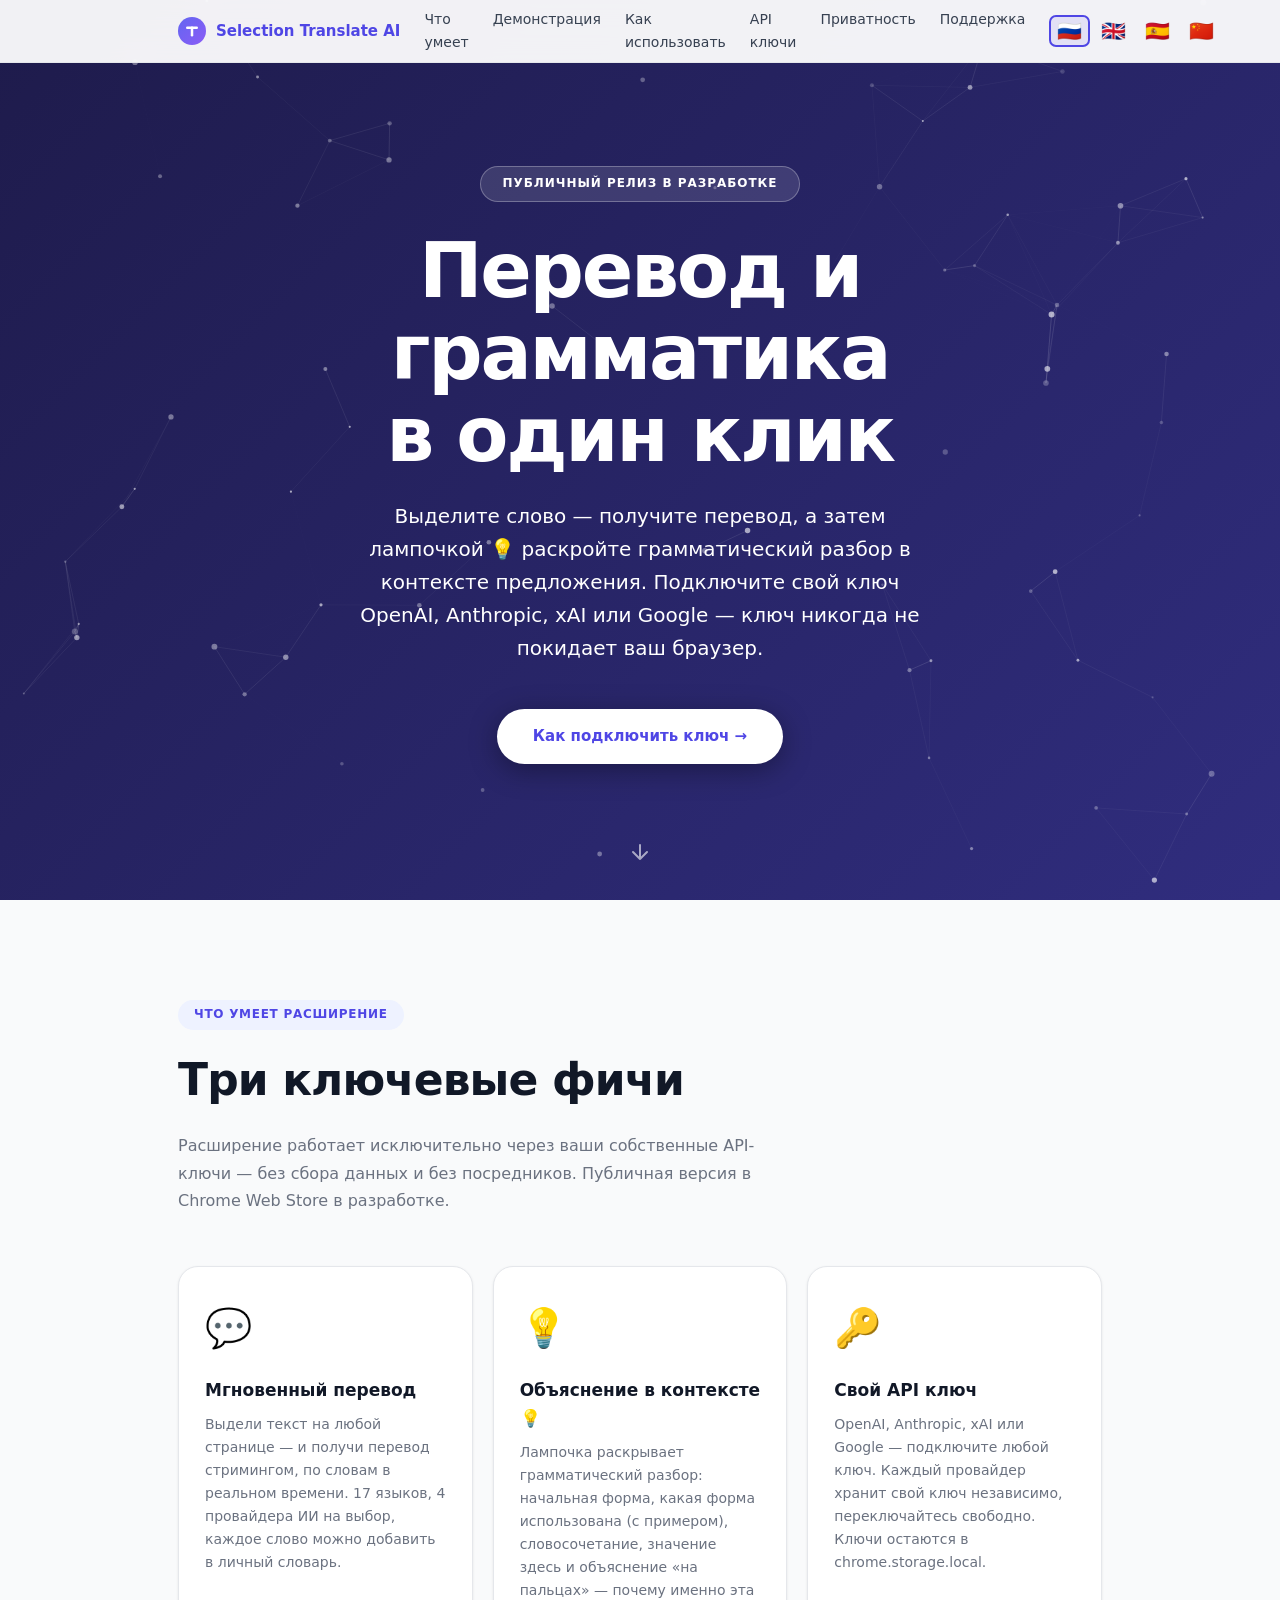
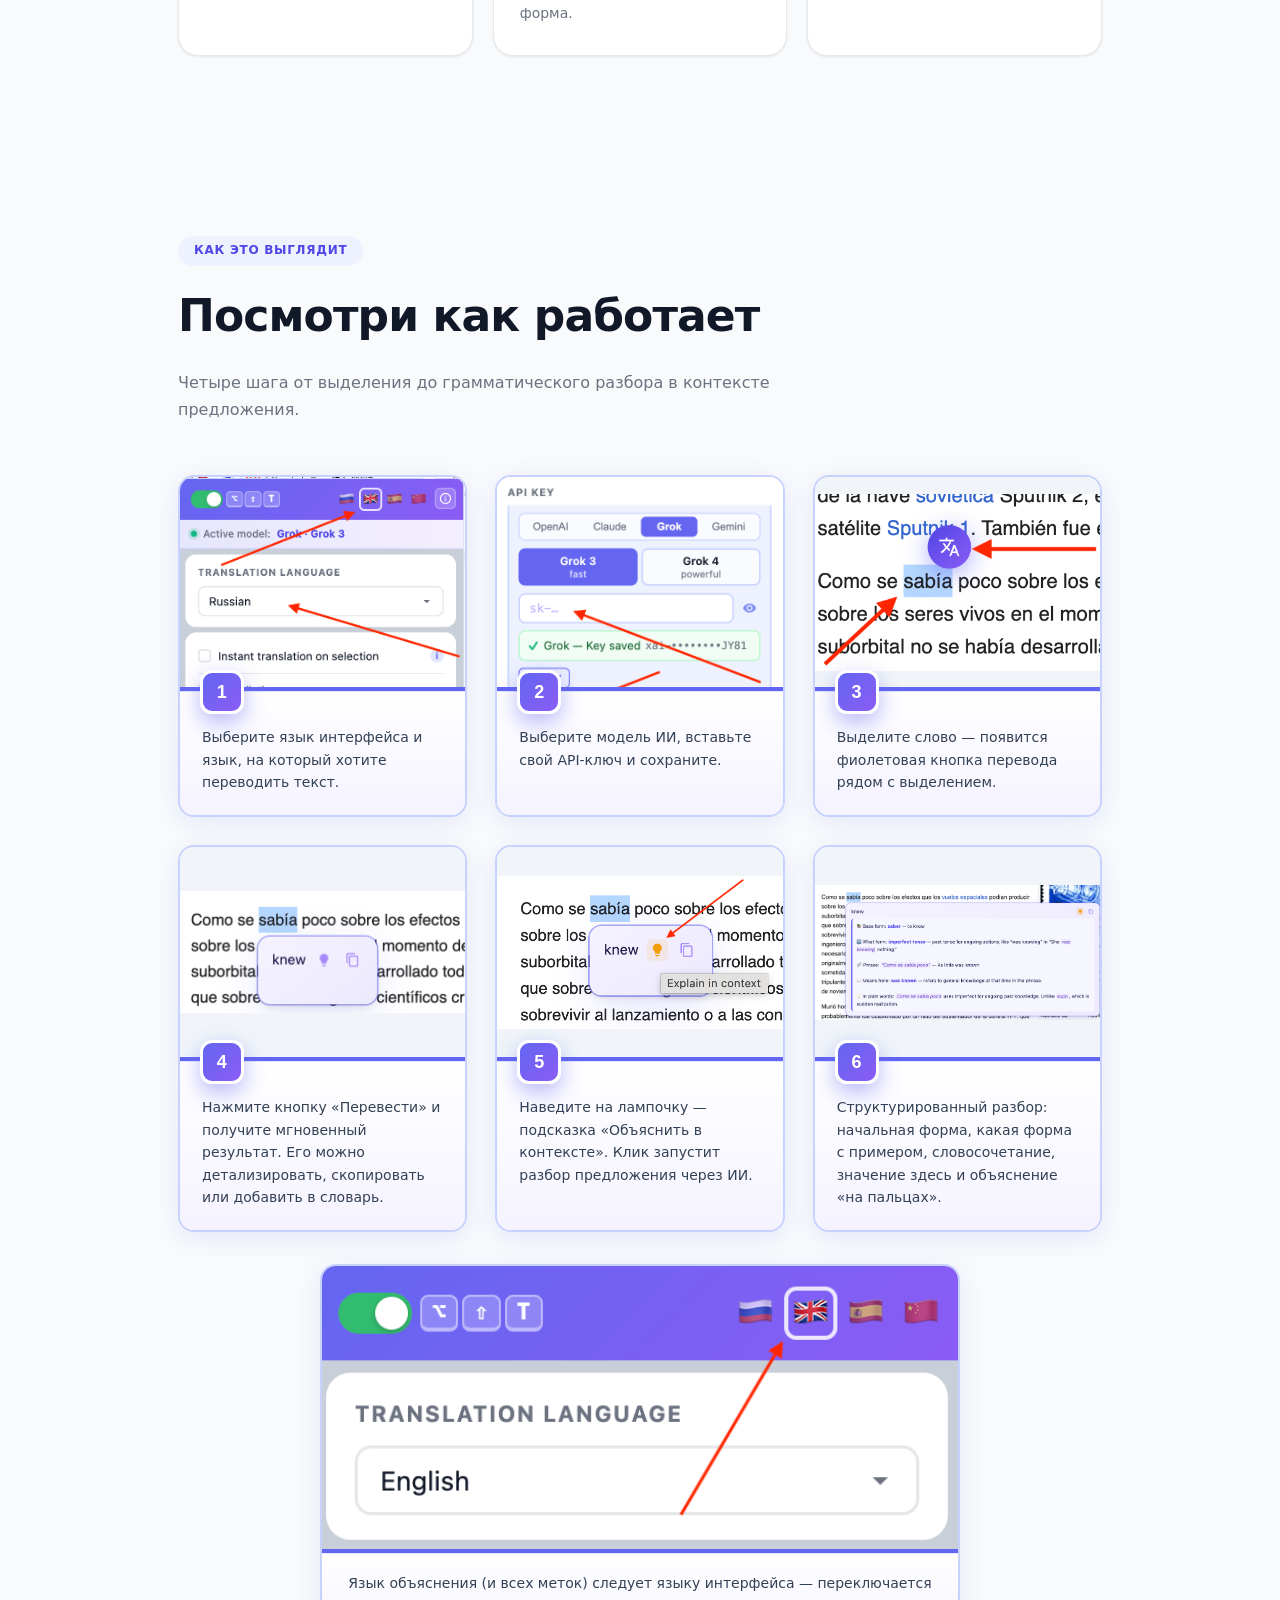
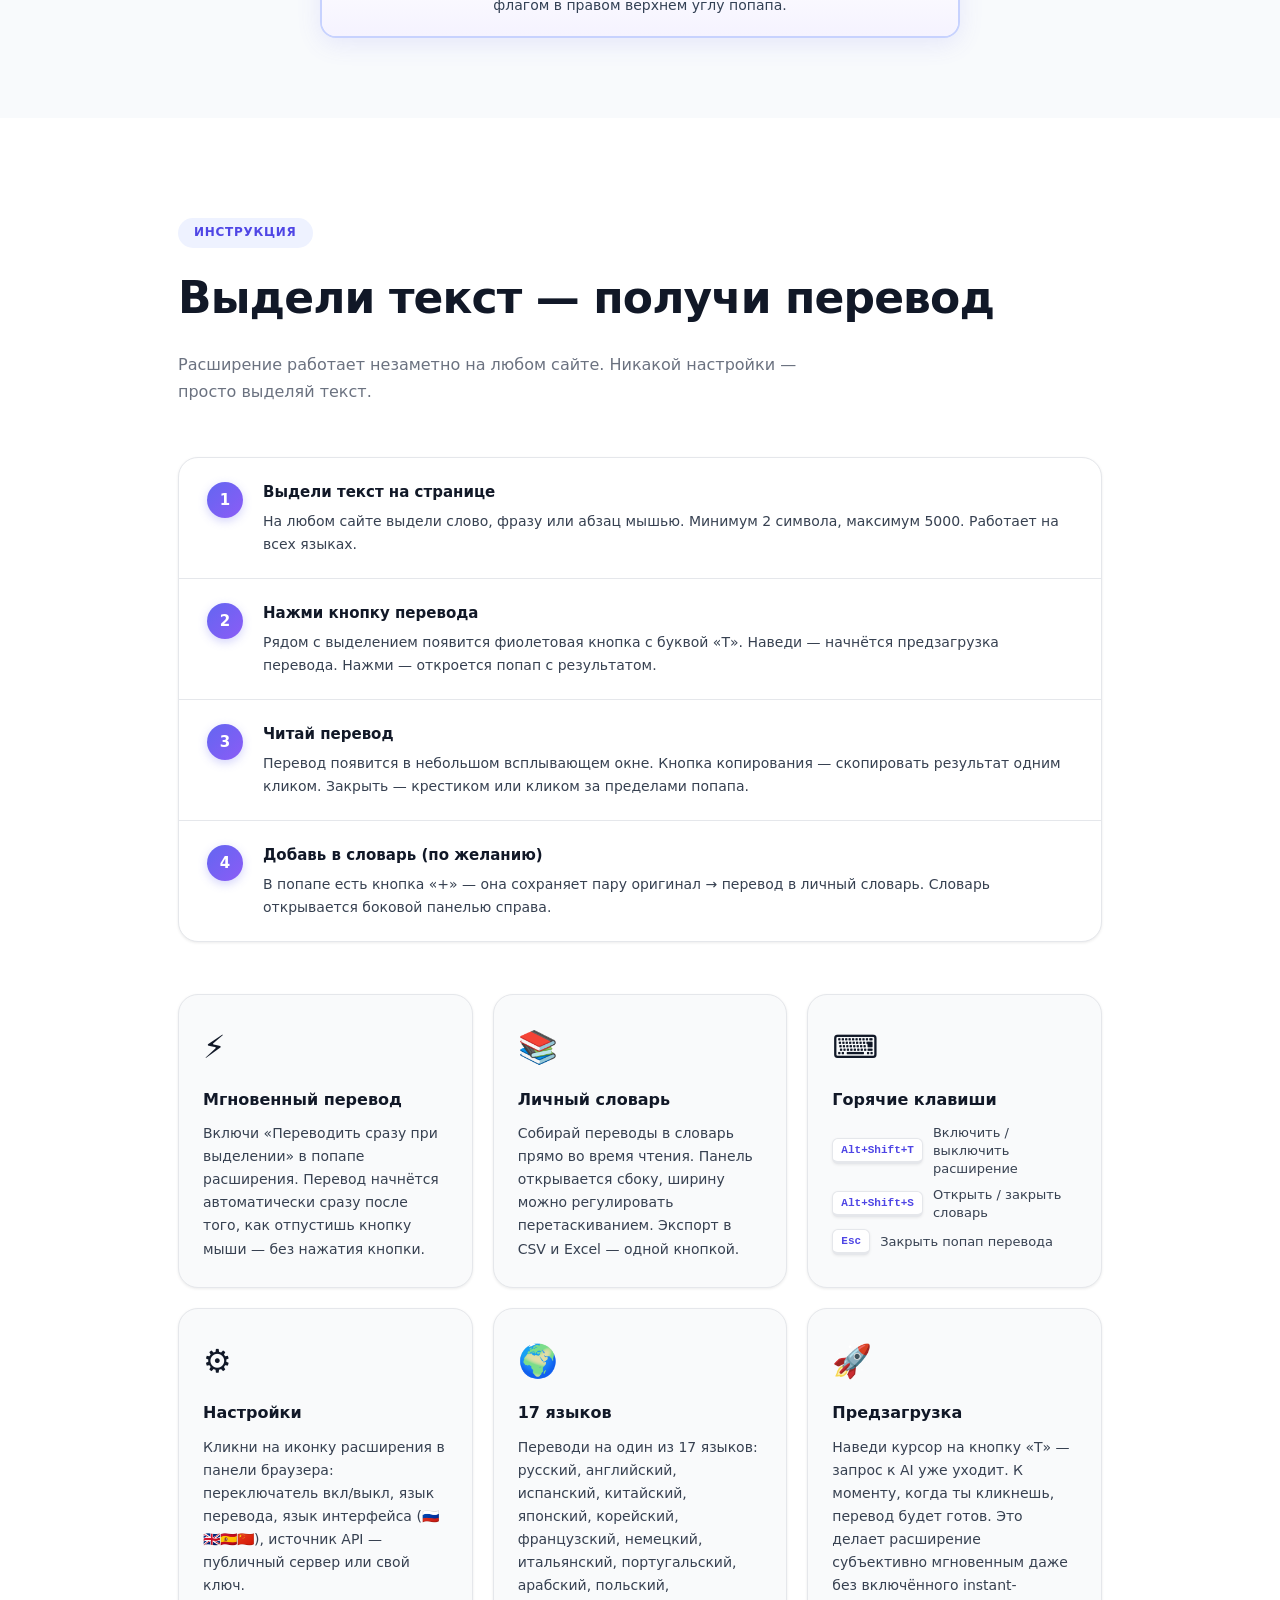
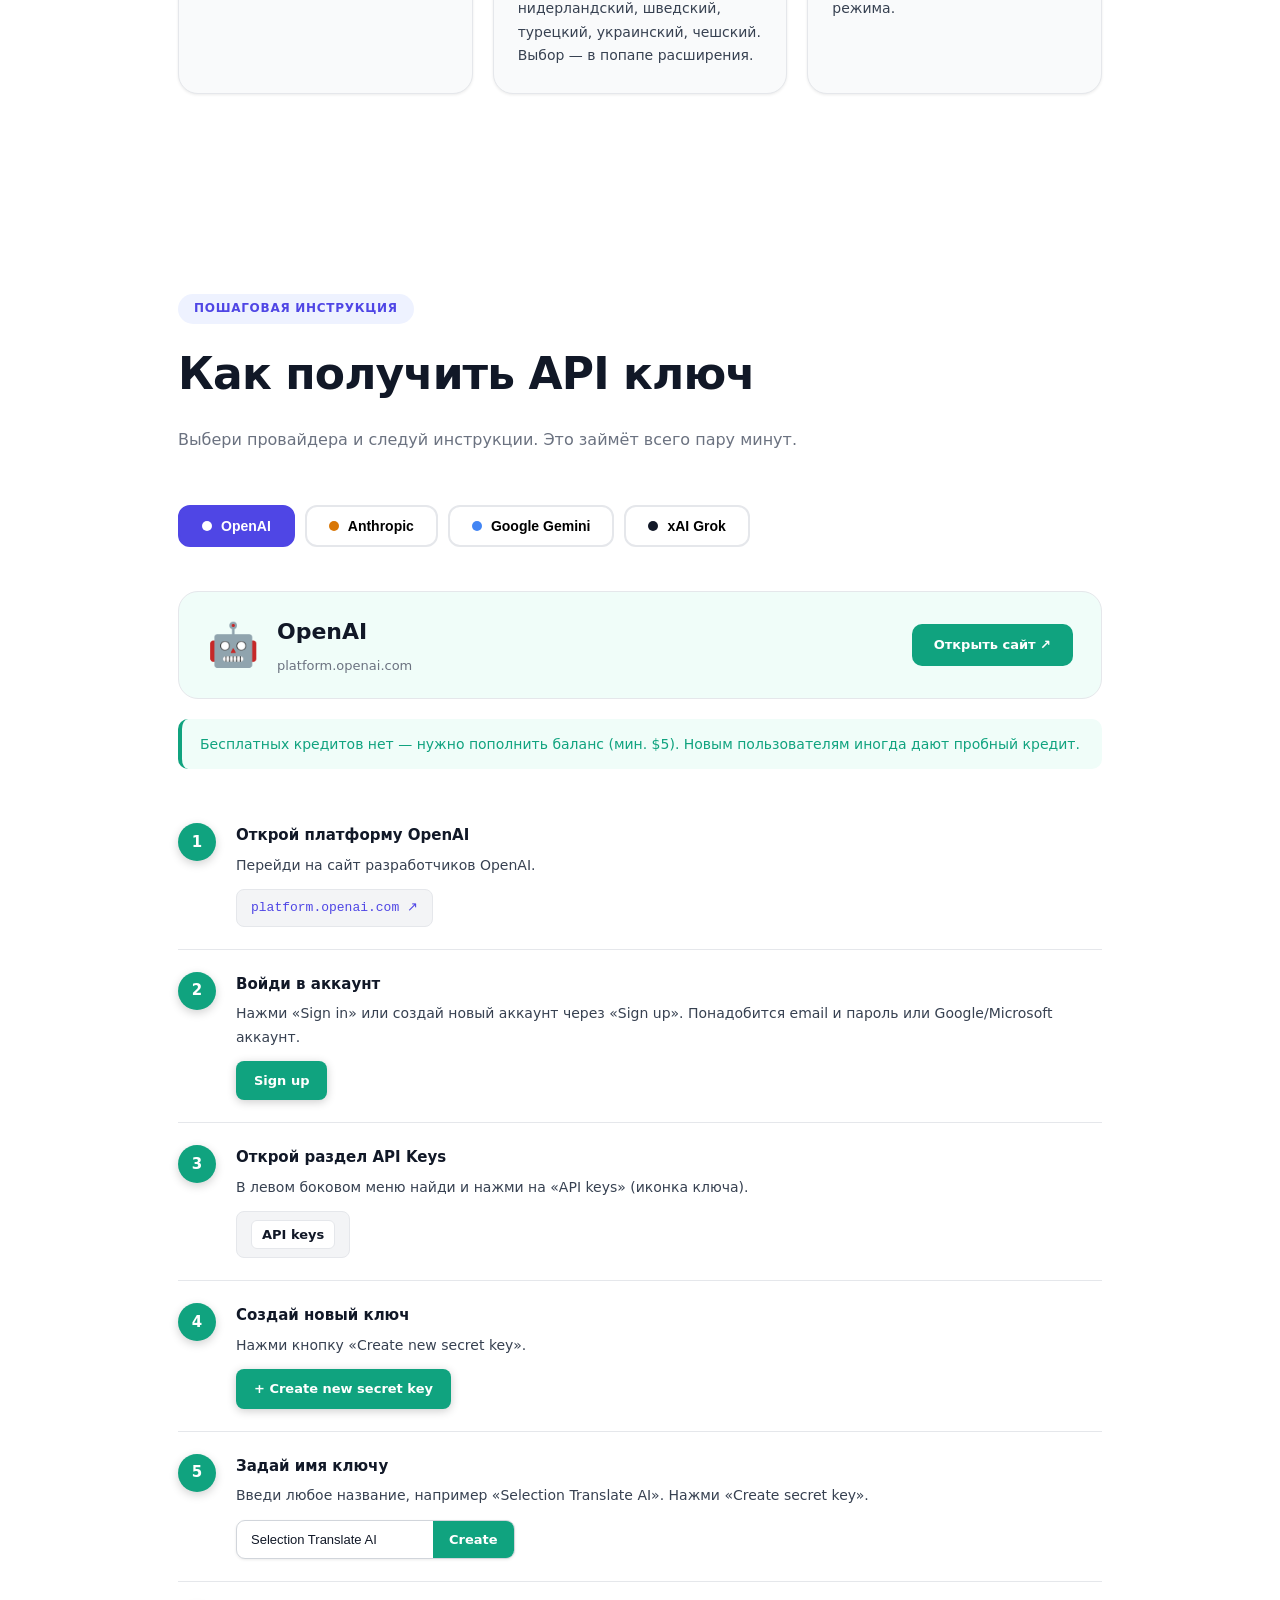
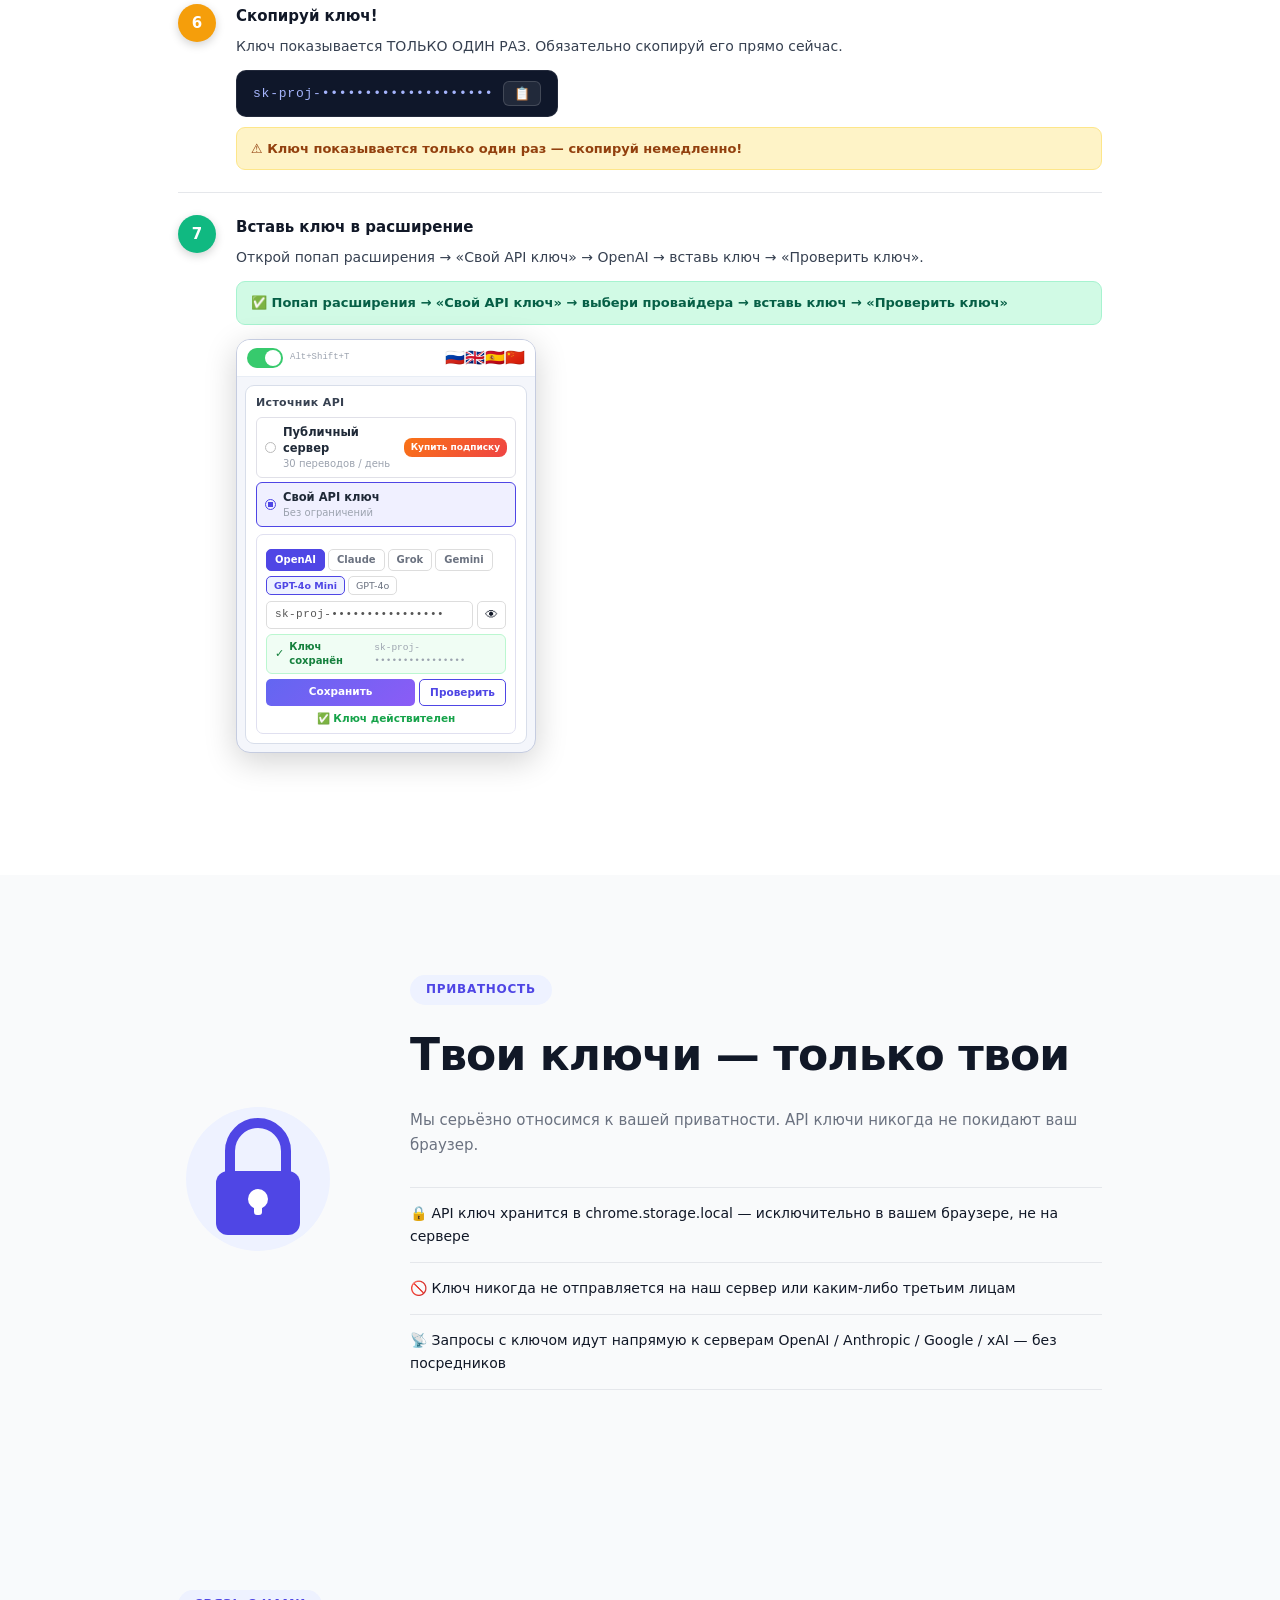
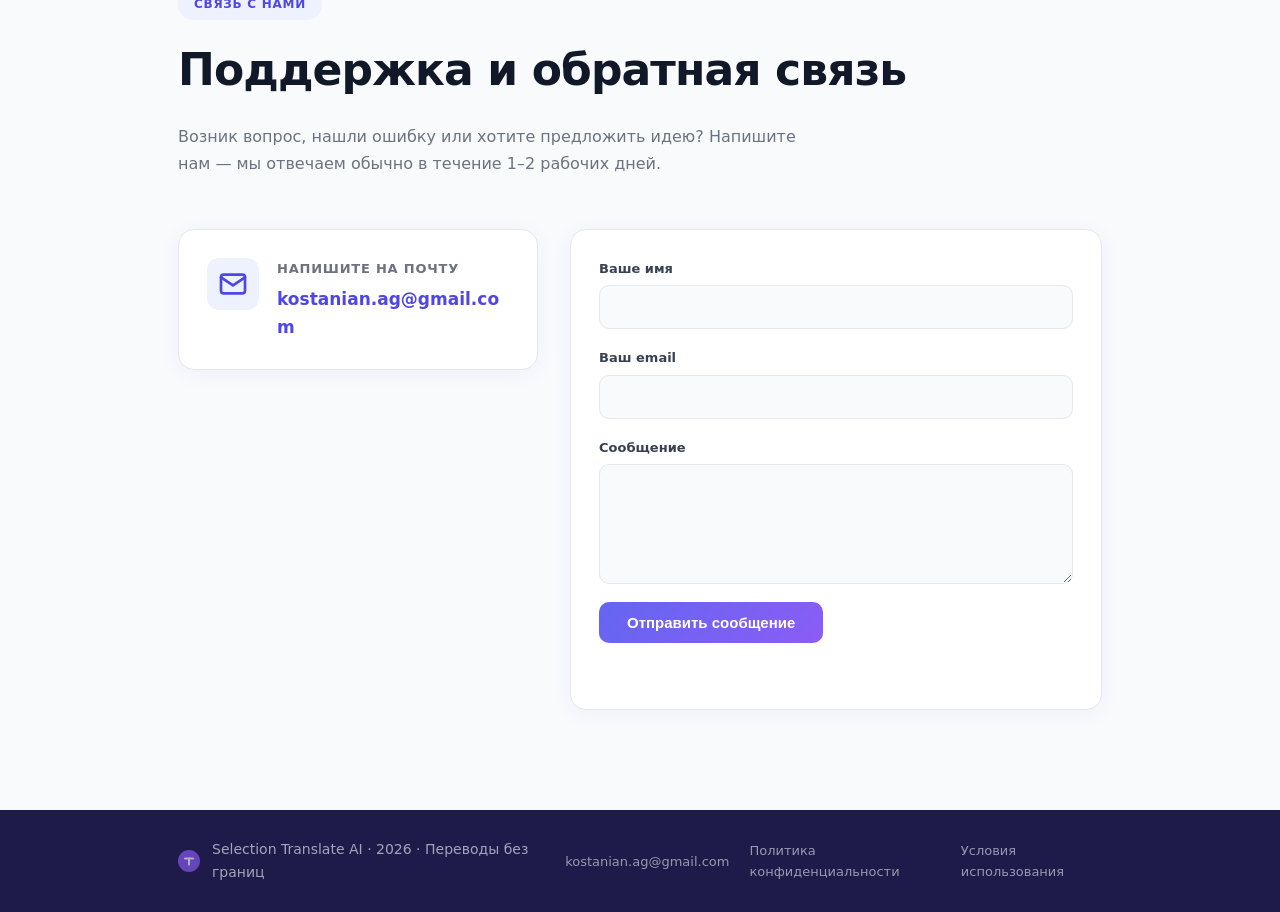
<file: index.html>
<!DOCTYPE html>
<html lang="ru" data-lang="ru">
<head>
  <meta charset="UTF-8">
  <meta name="viewport" content="width=device-width, initial-scale=1.0">
  <title>Selection Translate AI – API Guide</title>
  <meta name="description" content="Chrome extension for instant AI translation of selected text with grammar insights. Bring your own OpenAI, Anthropic, xAI or Google key — the key never leaves your browser.">
  <meta name="robots" content="index,follow">
  <link rel="canonical" href="https://selection-translate.ai/">
  <meta property="og:type" content="website">
  <meta property="og:title" content="Selection Translate AI – API Guide">
  <meta property="og:description" content="Select a word — get a translation, then unlock contextual grammar with the lamp. Your API key stays in your browser.">
  <meta property="og:image" content="icon128.png">
  <meta name="twitter:card" content="summary_large_image">
  <meta name="twitter:title" content="Selection Translate AI – API Guide">
  <meta name="twitter:description" content="Select a word — get a translation, then unlock contextual grammar with the lamp. Your API key stays in your browser.">
  <meta name="twitter:image" content="icon128.png">
  <link rel="icon" href="icon128.png">
  <link rel="apple-touch-icon" href="icon128.png">
  <link rel="stylesheet" href="style.css">
</head>
<body>

  <!-- ══ Nav ══════════════════════════════════════════════════ -->
  <nav class="nav" id="nav">
    <div class="nav-inner">
      <a href="#top" class="nav-logo">
        <svg width="28" height="28" viewBox="0 0 28 28" fill="none" xmlns="http://www.w3.org/2000/svg" style="flex-shrink:0;display:block">
          <defs>
            <linearGradient id="nlg" x1="0" y1="0" x2="28" y2="28" gradientUnits="userSpaceOnUse">
              <stop stop-color="#6366f1"/>
              <stop offset="1" stop-color="#8b5cf6"/>
            </linearGradient>
          </defs>
          <circle cx="14" cy="14" r="14" fill="url(#nlg)"/>
          <rect x="8" y="9.5" width="12" height="2.5" rx="1.25" fill="white"/>
          <rect x="12.75" y="9.5" width="2.5" height="10" rx="1.25" fill="white"/>
        </svg>
        <span>Selection Translate AI</span>
      </a>
      <div class="nav-links">
        <a href="#alternative" data-i18n="nav_alt"></a>
        <a href="#walkthrough" data-i18n="nav_walk"></a>
        <a href="#howto" data-i18n="nav_howto"></a>
        <a href="#guide" data-i18n="nav_guide"></a>
        <a href="#privacy" data-i18n="nav_privacy"></a>
        <a href="#support" data-i18n="nav_support"></a>
      </div>
      <div class="lang-switch">
        <button class="lang-btn active" data-lang="ru" title="Русский" aria-label="Русский">&#127479;&#127482;</button>
        <button class="lang-btn" data-lang="en" title="English" aria-label="English">&#127468;&#127463;</button>
        <button class="lang-btn" data-lang="es" title="Español" aria-label="Español">&#127466;&#127480;</button>
        <button class="lang-btn" data-lang="zh" title="中文" aria-label="中文">&#127464;&#127475;</button>
      </div>
    </div>
  </nav>

  <main>
  <!-- ══ Hero ═════════════════════════════════════════════════ -->
  <section class="hero" id="top">
    <canvas id="hero-canvas" aria-hidden="true"></canvas>
    <div class="hero-content container">
      <div class="hero-badge-wrap">
        <span class="hero-badge" data-i18n="badge"></span>
      </div>
      <h1 class="hero-title" data-i18n="hero_title"></h1>
      <p class="hero-sub" data-i18n="hero_sub"></p>
      <a href="#guide" class="hero-cta" data-i18n="hero_cta"></a>
    </div>
    <div class="hero-scroll">
      <svg width="24" height="24" viewBox="0 0 24 24" fill="none">
        <path d="M12 5v14M5 12l7 7 7-7" stroke="rgba(255,255,255,0.6)" stroke-width="2"
          stroke-linecap="round" stroke-linejoin="round"/>
      </svg>
    </div>
  </section>

  <!-- ══ Alternative ══════════════════════════════════════════ -->
  <section class="alt-section" id="alternative">
    <div class="container">
      <div class="section-tag reveal" data-i18n="alt_tag"></div>
      <h2 class="section-title reveal" data-i18n="alt_title"></h2>
      <p class="section-sub reveal" data-i18n="alt_sub"></p>
      <div class="features-grid">
        <div class="feature-card reveal">
          <div class="feature-icon">&#128172;</div>
          <h3 data-i18n="feat1_title"></h3>
          <p data-i18n="feat1_text"></p>
        </div>
        <div class="feature-card reveal">
          <div class="feature-icon">&#128161;</div>
          <h3 data-i18n="feat2_title"></h3>
          <p data-i18n="feat2_text"></p>
        </div>
        <div class="feature-card reveal">
          <div class="feature-icon">&#128273;</div>
          <h3 data-i18n="feat3_title"></h3>
          <p data-i18n="feat3_text"></p>
        </div>
      </div>
    </div>
  </section>

  <!-- ══ Walkthrough screenshots ══════════════════════════════ -->
  <section class="walkthrough-section" id="walkthrough">
    <div class="container">
      <div class="section-tag reveal" data-i18n="walk_tag"></div>
      <h2 class="section-title reveal" data-i18n="walk_title"></h2>
      <p class="section-sub reveal" data-i18n="walk_sub"></p>

      <div class="walk-grid">
        <figure class="walk-step walk-step--fill reveal">
          <img src="screenshots/select_6_choose_lang.png" alt="Choose interface and translation language" loading="lazy" decoding="async">
          <figcaption><strong>1</strong> <span data-i18n="walk_s6"></span></figcaption>
        </figure>
        <figure class="walk-step walk-step--fill reveal">
          <img src="screenshots/select_7_choose_api_key.png" alt="Paste your API key" loading="lazy" decoding="async">
          <figcaption><strong>2</strong> <span data-i18n="walk_s7"></span></figcaption>
        </figure>
        <figure class="walk-step reveal">
          <img src="screenshots/select_1.png" alt="Select a word" loading="lazy" decoding="async">
          <figcaption><strong>3</strong> <span data-i18n="walk_s1"></span></figcaption>
        </figure>
        <figure class="walk-step reveal">
          <img src="screenshots/select_2.png" alt="Translation popup" loading="lazy" decoding="async">
          <figcaption><strong>4</strong> <span data-i18n="walk_s2"></span></figcaption>
        </figure>
        <figure class="walk-step reveal">
          <img src="screenshots/select_3.png" alt="Lamp button" loading="lazy" decoding="async">
          <figcaption><strong>5</strong> <span data-i18n="walk_s3"></span></figcaption>
        </figure>
        <figure class="walk-step reveal">
          <img src="screenshots/select_4.png" alt="Contextual explanation" loading="lazy" decoding="async">
          <figcaption><strong>6</strong> <span data-i18n="walk_s4"></span></figcaption>
        </figure>
      </div>

      <figure class="walk-full reveal">
        <img src="screenshots/select_5.png" alt="Interface language flags" loading="lazy" decoding="async">
        <figcaption data-i18n="walk_s5"></figcaption>
      </figure>
    </div>
  </section>

  <!-- ══ How to use ═══════════════════════════════════════════ -->
  <section class="howto-section" id="howto">
    <div class="container">
      <div class="section-tag reveal" data-i18n="howto_tag"></div>
      <h2 class="section-title reveal" data-i18n="howto_title"></h2>
      <p class="section-sub reveal" data-i18n="howto_sub"></p>

      <div class="howto-steps reveal">
        <div class="howto-step">
          <div class="howto-step-num">1</div>
          <div class="howto-step-body">
            <h3 data-i18n="howto_s1_title"></h3>
            <p data-i18n="howto_s1_text"></p>
          </div>
        </div>
        <div class="howto-step">
          <div class="howto-step-num">2</div>
          <div class="howto-step-body">
            <h3 data-i18n="howto_s2_title"></h3>
            <p data-i18n="howto_s2_text"></p>
          </div>
        </div>
        <div class="howto-step">
          <div class="howto-step-num">3</div>
          <div class="howto-step-body">
            <h3 data-i18n="howto_s3_title"></h3>
            <p data-i18n="howto_s3_text"></p>
          </div>
        </div>
        <div class="howto-step">
          <div class="howto-step-num">4</div>
          <div class="howto-step-body">
            <h3 data-i18n="howto_s4_title"></h3>
            <p data-i18n="howto_s4_text"></p>
          </div>
        </div>
      </div>

      <div class="howto-features">
        <div class="howto-feature reveal">
          <div class="howto-feat-icon">⚡</div>
          <h3 data-i18n="howto_instant_title"></h3>
          <p data-i18n="howto_instant_text"></p>
        </div>
        <div class="howto-feature reveal">
          <div class="howto-feat-icon">📚</div>
          <h3 data-i18n="howto_dict_title"></h3>
          <p data-i18n="howto_dict_text"></p>
        </div>
        <div class="howto-feature reveal">
          <div class="howto-feat-icon">⌨️</div>
          <h3 data-i18n="howto_hotkeys_title"></h3>
          <div class="howto-hotkeys">
            <div class="howto-hk-row"><kbd>Alt+Shift+T</kbd><span data-i18n="howto_hk_toggle"></span></div>
            <div class="howto-hk-row"><kbd>Alt+Shift+S</kbd><span data-i18n="howto_hk_dict"></span></div>
            <div class="howto-hk-row"><kbd>Esc</kbd><span data-i18n="howto_hk_close"></span></div>
          </div>
        </div>
        <div class="howto-feature reveal">
          <div class="howto-feat-icon">⚙️</div>
          <h3 data-i18n="howto_settings_title"></h3>
          <p data-i18n="howto_settings_text"></p>
        </div>
        <div class="howto-feature reveal">
          <div class="howto-feat-icon">🌍</div>
          <h3 data-i18n="howto_langs_title"></h3>
          <p data-i18n="howto_langs_text"></p>
        </div>
        <div class="howto-feature reveal">
          <div class="howto-feat-icon">🚀</div>
          <h3 data-i18n="howto_preload_title"></h3>
          <p data-i18n="howto_preload_text"></p>
        </div>
      </div>
    </div>
  </section>

  <!-- ══ Guide ════════════════════════════════════════════════ -->
  <section class="guide-section" id="guide">
    <div class="container">
      <div class="section-tag reveal" data-i18n="guide_tag"></div>
      <h2 class="section-title reveal" data-i18n="guide_title"></h2>
      <p class="section-sub reveal" data-i18n="guide_sub"></p>

      <div class="provider-tabs reveal" id="provider-tabs">
        <button class="provider-tab active" data-provider="openai">
          <span class="ptab-dot" style="background:#10a37f"></span>
          <span>OpenAI</span>
        </button>
        <button class="provider-tab" data-provider="anthropic">
          <span class="ptab-dot" style="background:#d97706"></span>
          <span>Anthropic</span>
        </button>
        <button class="provider-tab" data-provider="google">
          <span class="ptab-dot" style="background:#4285F4"></span>
          <span>Google Gemini</span>
        </button>
        <button class="provider-tab" data-provider="xai">
          <span class="ptab-dot" style="background:#111827"></span>
          <span>xAI Grok</span>
        </button>
      </div>

      <div id="guide-content" class="guide-content"></div>
    </div>
  </section>

  <!-- ══ Privacy ══════════════════════════════════════════════ -->
  <section class="privacy-section" id="privacy">
    <div class="container">
      <div class="privacy-inner">
        <div class="privacy-visual">
          <svg class="lock-svg" width="160" height="160" viewBox="0 0 160 160" fill="none">
            <circle class="lock-bg" cx="80" cy="80" r="72" fill="#EEF2FF"/>
            <path class="lock-shackle" d="M52 76V52C52 36.5 64.5 24 80 24C95.5 24 108 36.5 108 52V76"
              stroke="#4F46E5" stroke-width="10" stroke-linecap="round"/>
            <rect class="lock-body" x="38" y="72" width="84" height="64" rx="12" fill="#4F46E5"/>
            <circle class="lock-hole" cx="80" cy="100" r="10" fill="white"/>
            <rect class="lock-bar" x="76" y="100" width="8" height="16" rx="3" fill="white"/>
          </svg>
        </div>
        <div class="privacy-text-wrap">
          <div class="section-tag" data-i18n="privacy_tag"></div>
          <h2 class="section-title" data-i18n="privacy_title"></h2>
          <p data-i18n="privacy_text"></p>
          <ul class="privacy-list">
            <li data-i18n="privacy_li1"></li>
            <li data-i18n="privacy_li2"></li>
            <li data-i18n="privacy_li3"></li>
          </ul>
        </div>
      </div>
    </div>
  </section>

  <!-- ══ Support ══════════════════════════════════════════════ -->
  <section class="support-section" id="support">
    <div class="container">
      <div class="section-tag reveal" data-i18n="support_tag"></div>
      <h2 class="section-title reveal" data-i18n="support_title"></h2>
      <p class="section-sub reveal" data-i18n="support_sub"></p>

      <div class="support-grid reveal">
        <div class="support-contact-card">
          <div class="support-contact-icon">
            <svg width="32" height="32" viewBox="0 0 24 24" fill="none" stroke="currentColor" stroke-width="2" stroke-linecap="round" stroke-linejoin="round">
              <rect x="3" y="5" width="18" height="14" rx="2"/>
              <path d="m3 7 9 6 9-6"/>
            </svg>
          </div>
          <div class="support-contact-body">
            <div class="support-contact-label" data-i18n="support_email_label"></div>
            <a href="mailto:kostanian.ag@gmail.com" class="support-contact-email">kostanian.ag@gmail.com</a>
          </div>
        </div>

        <form class="support-form" id="support-form" action="https://formsubmit.co/kostanian.ag@gmail.com" method="POST">
          <input type="hidden" name="_subject" value="Selection Translate AI — Support request">
          <input type="hidden" name="_captcha" value="false">
          <input type="hidden" name="_template" value="table">
          <input type="text" name="_honey" style="display:none" tabindex="-1" autocomplete="off">

          <div class="support-field">
            <label for="support-name" data-i18n="support_name_label"></label>
            <input type="text" id="support-name" name="name" required>
          </div>

          <div class="support-field">
            <label for="support-email" data-i18n="support_email_field_label"></label>
            <input type="email" id="support-email" name="email" required>
          </div>

          <div class="support-field">
            <label for="support-message" data-i18n="support_message_label"></label>
            <textarea id="support-message" name="message" rows="5" required></textarea>
          </div>

          <button type="submit" class="support-submit" data-i18n="support_submit"></button>
          <div class="support-status" id="support-status" aria-live="polite"></div>
        </form>
      </div>
    </div>
  </section>
  </main>

  <!-- ══ Footer ═══════════════════════════════════════════════ -->
  <footer class="footer">
    <div class="container footer-inner">
      <svg width="22" height="22" viewBox="0 0 22 22" fill="none" xmlns="http://www.w3.org/2000/svg" style="opacity:0.65;display:block;flex-shrink:0">
          <circle cx="11" cy="11" r="11" fill="#8b5cf6"/>
          <rect x="6" y="7.5" width="10" height="2" rx="1" fill="white"/>
          <rect x="10" y="7.5" width="2" height="8" rx="1" fill="white"/>
        </svg>
      <span data-i18n="footer"></span>
      <div class="footer-links">
        <a href="mailto:kostanian.ag@gmail.com" class="footer-privacy-link">kostanian.ag@gmail.com</a>
        <a href="privacy-policy.html" class="footer-privacy-link" data-i18n="footer_privacy"></a>
        <a href="terms.html" class="footer-privacy-link" data-i18n="footer_terms"></a>
      </div>
    </div>
  </footer>

  <!-- ══ Lightbox for screenshots ══════════════════════════════ -->
  <div class="lightbox" id="lightbox" aria-hidden="true">
    <button class="lightbox-close" id="lightbox-close" aria-label="Close">&times;</button>
    <img class="lightbox-img" id="lightbox-img" alt="">
  </div>

  <script src="script.js"></script>
  <script>
    (function () {
      const box = document.getElementById('lightbox');
      const img = document.getElementById('lightbox-img');
      const closeBtn = document.getElementById('lightbox-close');

      function open(src, alt) {
        img.src = src;
        img.alt = alt || '';
        box.classList.add('open');
        box.setAttribute('aria-hidden', 'false');
        document.body.style.overflow = 'hidden';
      }
      function close() {
        box.classList.remove('open');
        box.setAttribute('aria-hidden', 'true');
        document.body.style.overflow = '';
        // clear after transition to save memory
        setTimeout(() => { if (!box.classList.contains('open')) img.src = ''; }, 250);
      }

      document.querySelectorAll('.walk-step img, .walk-full img').forEach(el => {
        el.style.cursor = 'zoom-in';
        el.addEventListener('click', () => open(el.src, el.alt));
      });

      box.addEventListener('click', (e) => {
        if (e.target === box || e.target === img) close();
      });
      closeBtn.addEventListener('click', close);
      document.addEventListener('keydown', (e) => {
        if (e.key === 'Escape' && box.classList.contains('open')) close();
      });
    })();
  </script>
</body>
</html>
</file>
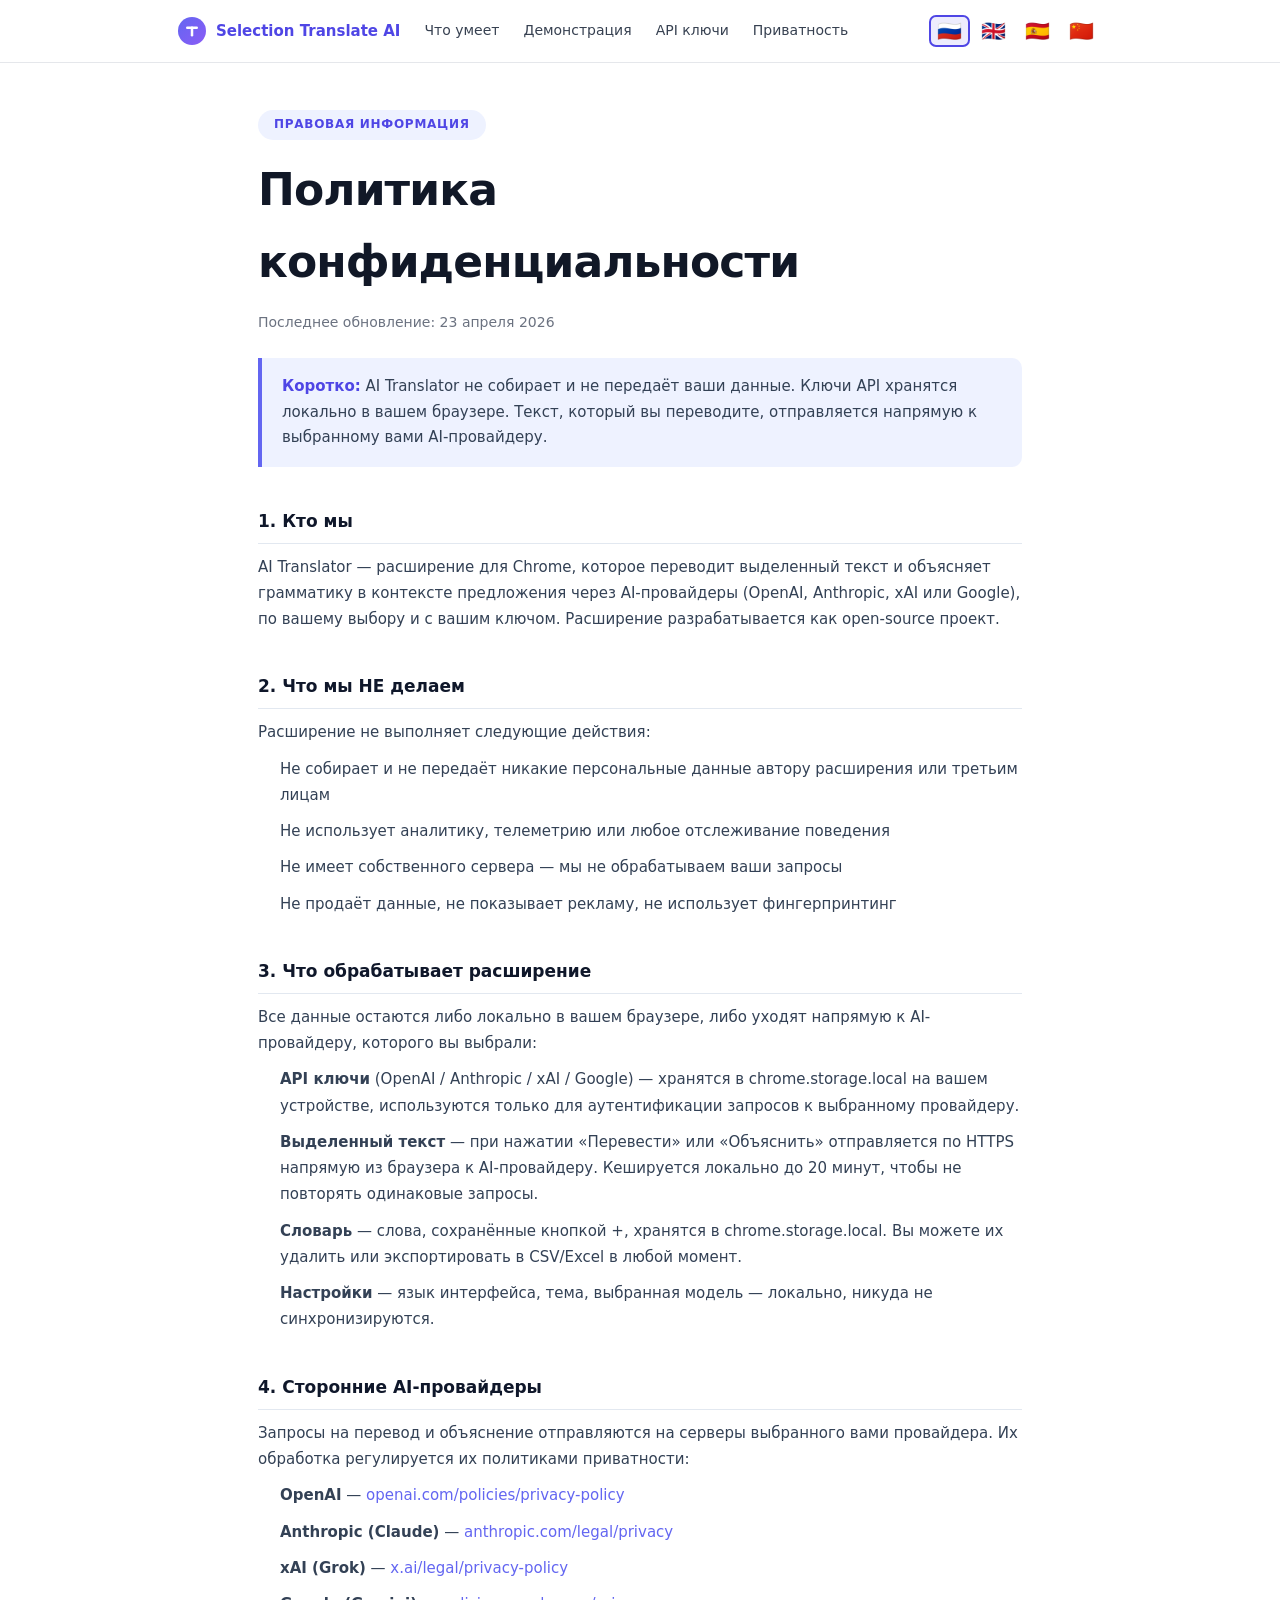
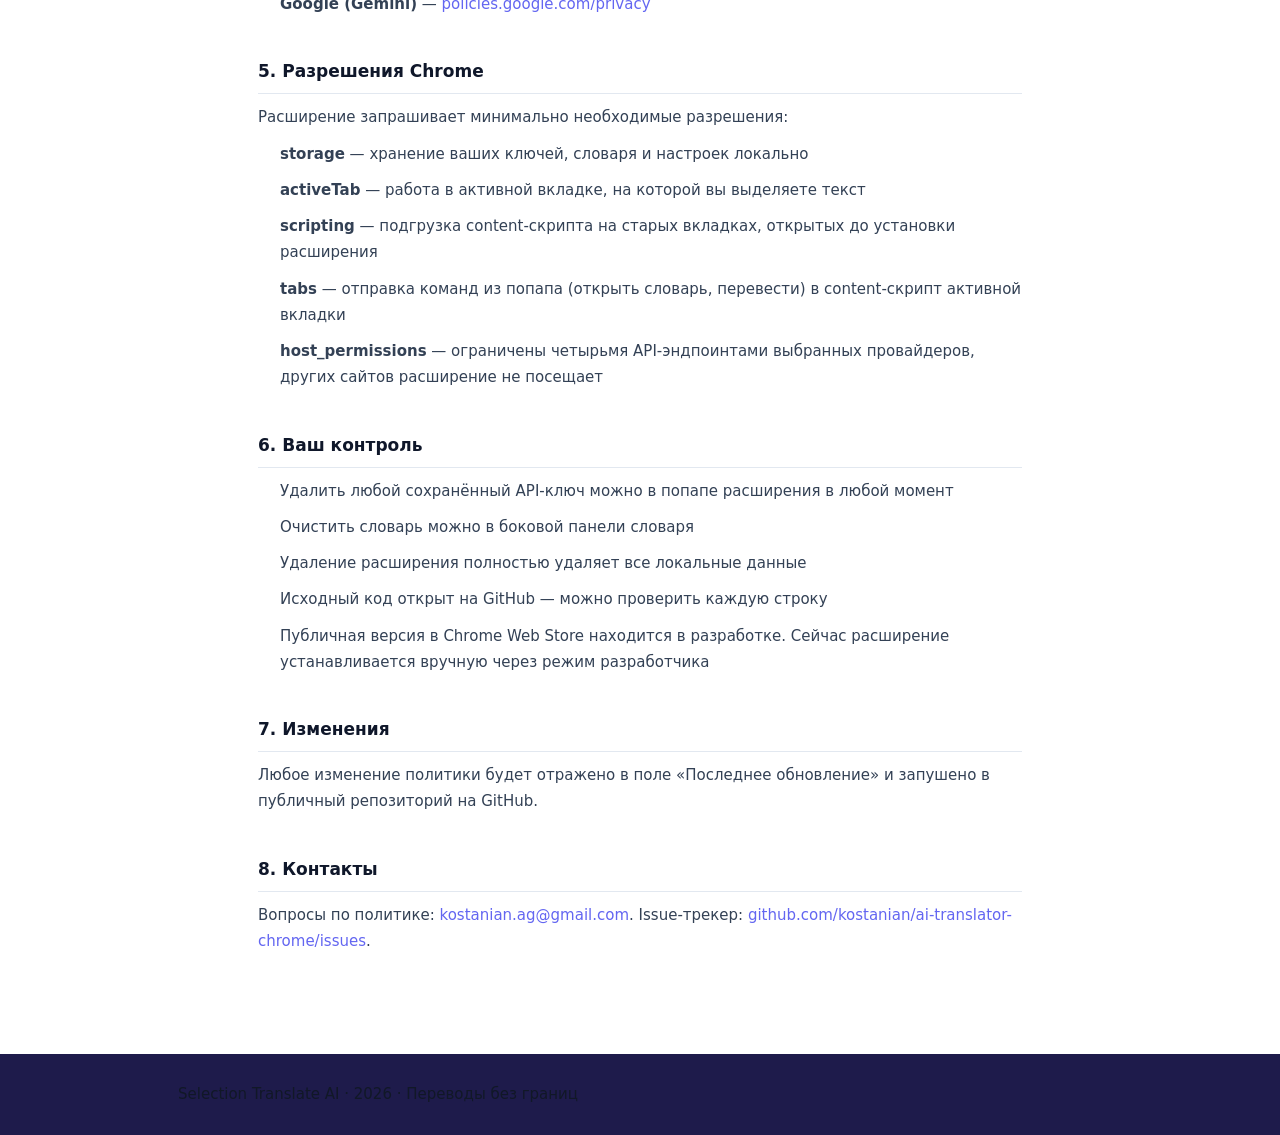
<file: privacy-policy.html>
<!DOCTYPE html>
<html lang="ru">
<head>
  <meta charset="UTF-8">
  <meta name="viewport" content="width=device-width, initial-scale=1.0">
  <title>Privacy Policy — Selection Translate AI</title>
  <meta name="description" content="Privacy Policy for Selection Translate AI Chrome extension. API keys stay in your browser; no personal data is collected by the extension.">
  <meta name="robots" content="index,follow">
  <link rel="canonical" href="https://selection-translate.ai/privacy-policy.html">
  <link rel="icon" href="icon128.png">
  <link rel="apple-touch-icon" href="icon128.png">
  <link rel="stylesheet" href="style.css">
  <style>
    .policy-section { padding: 110px 0 90px; }
    .policy-date {
      color: var(--text-muted, #64748b); font-size: 14px; margin: -4px 0 24px;
    }
    .policy-highlight {
      background: #eef2ff;
      border-left: 4px solid #6366f1;
      padding: 16px 20px; border-radius: 0 10px 10px 0;
      margin: 20px 0; font-size: 15px;
      color: #334155; line-height: 1.7;
    }
    .policy-highlight strong { color: #4f46e5; }
    .policy-body h2 {
      font-size: 17px; font-weight: 700;
      margin: 40px 0 10px; padding-bottom: 8px;
      border-bottom: 1px solid #e2e8f0; color: #0f172a;
    }
    .policy-body p, .policy-body li {
      font-size: 15px; color: #334155;
      margin: 10px 0; line-height: 1.75;
    }
    .policy-body ul { padding-left: 22px; }
    .policy-body a { color: #6366f1; text-decoration: none; }
    .policy-body a:hover { text-decoration: underline; }
  </style>
</head>
<body>

  <nav class="nav" id="nav">
    <div class="nav-inner">
      <a href="index.html" class="nav-logo">
        <svg width="28" height="28" viewBox="0 0 28 28" fill="none" xmlns="http://www.w3.org/2000/svg" style="flex-shrink:0;display:block">
          <defs>
            <linearGradient id="nlg2" x1="0" y1="0" x2="28" y2="28" gradientUnits="userSpaceOnUse">
              <stop stop-color="#6366f1"/>
              <stop offset="1" stop-color="#8b5cf6"/>
            </linearGradient>
          </defs>
          <circle cx="14" cy="14" r="14" fill="url(#nlg2)"/>
          <rect x="8" y="9.5" width="12" height="2.5" rx="1.25" fill="white"/>
          <rect x="12.75" y="9.5" width="2.5" height="10" rx="1.25" fill="white"/>
        </svg>
        <span>Selection Translate AI</span>
      </a>
      <div class="nav-links">
        <a href="index.html#alternative" data-i18n="pp_nav_alt"></a>
        <a href="index.html#walkthrough" data-i18n="pp_nav_walk"></a>
        <a href="index.html#guide"       data-i18n="pp_nav_guide"></a>
        <a href="index.html#privacy"     data-i18n="pp_nav_privacy"></a>
      </div>
      <div class="lang-switch">
        <button class="lang-btn active" data-lang="ru" title="Русский" aria-label="Русский">&#127479;&#127482;</button>
        <button class="lang-btn" data-lang="en" title="English" aria-label="English">&#127468;&#127463;</button>
        <button class="lang-btn" data-lang="es" title="Español" aria-label="Español">&#127466;&#127480;</button>
        <button class="lang-btn" data-lang="zh" title="中文" aria-label="中文">&#127464;&#127475;</button>
      </div>
    </div>
  </nav>

  <main>
  <section class="policy-section">
    <div class="container" style="max-width:820px">
      <div class="section-tag" data-i18n="pp_tag"></div>
      <h1 class="section-title" data-i18n="pp_title"></h1>
      <p class="policy-date" data-i18n="pp_date"></p>

      <div class="policy-highlight" data-i18n="pp_highlight"></div>

      <div class="policy-body">
        <h2 data-i18n="pp_s1"></h2>
        <p data-i18n="pp_s1_p"></p>

        <h2 data-i18n="pp_s2"></h2>
        <p data-i18n="pp_s2_p"></p>
        <ul>
          <li data-i18n="pp_s2_li1"></li>
          <li data-i18n="pp_s2_li2"></li>
          <li data-i18n="pp_s2_li3"></li>
          <li data-i18n="pp_s2_li4"></li>
        </ul>

        <h2 data-i18n="pp_s3"></h2>
        <p data-i18n="pp_s3_p"></p>
        <ul>
          <li data-i18n="pp_s3_li1"></li>
          <li data-i18n="pp_s3_li2"></li>
          <li data-i18n="pp_s3_li3"></li>
          <li data-i18n="pp_s3_li4"></li>
        </ul>

        <h2 data-i18n="pp_s4"></h2>
        <p data-i18n="pp_s4_p"></p>
        <ul>
          <li><strong>OpenAI</strong> — <a href="https://openai.com/policies/privacy-policy" target="_blank" rel="noopener noreferrer">openai.com/policies/privacy-policy</a></li>
          <li><strong>Anthropic (Claude)</strong> — <a href="https://www.anthropic.com/legal/privacy" target="_blank" rel="noopener noreferrer">anthropic.com/legal/privacy</a></li>
          <li><strong>xAI (Grok)</strong> — <a href="https://x.ai/legal/privacy-policy" target="_blank" rel="noopener noreferrer">x.ai/legal/privacy-policy</a></li>
          <li><strong>Google (Gemini)</strong> — <a href="https://policies.google.com/privacy" target="_blank" rel="noopener noreferrer">policies.google.com/privacy</a></li>
        </ul>

        <h2 data-i18n="pp_s5"></h2>
        <p data-i18n="pp_s5_p"></p>
        <ul>
          <li data-i18n="pp_s5_li1"></li>
          <li data-i18n="pp_s5_li2"></li>
          <li data-i18n="pp_s5_li3"></li>
          <li data-i18n="pp_s5_li4"></li>
          <li data-i18n="pp_s5_li5"></li>
        </ul>

        <h2 data-i18n="pp_s6"></h2>
        <ul>
          <li data-i18n="pp_s6_li1"></li>
          <li data-i18n="pp_s6_li2"></li>
          <li data-i18n="pp_s6_li3"></li>
          <li data-i18n="pp_s6_li4"></li>
          <li data-i18n="pp_s6_li5"></li>
        </ul>

        <h2 data-i18n="pp_s7"></h2>
        <p data-i18n="pp_s7_p"></p>

        <h2 data-i18n="pp_s8"></h2>
        <p data-i18n="pp_s8_p"></p>
      </div>
    </div>
  </section>
  </main>

  <footer class="footer">
    <div class="container">
      <p data-i18n="pp_footer"></p>
    </div>
  </footer>

<script>
const T_PP = {
  ru: {
    pp_tag: "Правовая информация",
    pp_title: "Политика конфиденциальности",
    pp_date: "Последнее обновление: 23 апреля 2026",
    pp_highlight: "<strong>Коротко:</strong> AI Translator не собирает и не передаёт ваши данные. Ключи API хранятся локально в вашем браузере. Текст, который вы переводите, отправляется напрямую к выбранному вами AI-провайдеру.",
    pp_s1: "1. Кто мы",
    pp_s1_p: "AI Translator — расширение для Chrome, которое переводит выделенный текст и объясняет грамматику в контексте предложения через AI-провайдеры (OpenAI, Anthropic, xAI или Google), по вашему выбору и с вашим ключом. Расширение разрабатывается как open-source проект.",
    pp_s2: "2. Что мы НЕ делаем",
    pp_s2_p: "Расширение не выполняет следующие действия:",
    pp_s2_li1: "Не собирает и не передаёт никакие персональные данные автору расширения или третьим лицам",
    pp_s2_li2: "Не использует аналитику, телеметрию или любое отслеживание поведения",
    pp_s2_li3: "Не имеет собственного сервера — мы не обрабатываем ваши запросы",
    pp_s2_li4: "Не продаёт данные, не показывает рекламу, не использует фингерпринтинг",
    pp_s3: "3. Что обрабатывает расширение",
    pp_s3_p: "Все данные остаются либо локально в вашем браузере, либо уходят напрямую к AI-провайдеру, которого вы выбрали:",
    pp_s3_li1: "<strong>API ключи</strong> (OpenAI / Anthropic / xAI / Google) — хранятся в chrome.storage.local на вашем устройстве, используются только для аутентификации запросов к выбранному провайдеру.",
    pp_s3_li2: "<strong>Выделенный текст</strong> — при нажатии «Перевести» или «Объяснить» отправляется по HTTPS напрямую из браузера к AI-провайдеру. Кешируется локально до 20 минут, чтобы не повторять одинаковые запросы.",
    pp_s3_li3: "<strong>Словарь</strong> — слова, сохранённые кнопкой +, хранятся в chrome.storage.local. Вы можете их удалить или экспортировать в CSV/Excel в любой момент.",
    pp_s3_li4: "<strong>Настройки</strong> — язык интерфейса, тема, выбранная модель — локально, никуда не синхронизируются.",
    pp_s4: "4. Сторонние AI-провайдеры",
    pp_s4_p: "Запросы на перевод и объяснение отправляются на серверы выбранного вами провайдера. Их обработка регулируется их политиками приватности:",
    pp_s5: "5. Разрешения Chrome",
    pp_s5_p: "Расширение запрашивает минимально необходимые разрешения:",
    pp_s5_li1: "<strong>storage</strong> — хранение ваших ключей, словаря и настроек локально",
    pp_s5_li2: "<strong>activeTab</strong> — работа в активной вкладке, на которой вы выделяете текст",
    pp_s5_li3: "<strong>scripting</strong> — подгрузка content-скрипта на старых вкладках, открытых до установки расширения",
    pp_s5_li4: "<strong>tabs</strong> — отправка команд из попапа (открыть словарь, перевести) в content-скрипт активной вкладки",
    pp_s5_li5: "<strong>host_permissions</strong> — ограничены четырьмя API-эндпоинтами выбранных провайдеров, других сайтов расширение не посещает",
    pp_s6: "6. Ваш контроль",
    pp_s6_li1: "Удалить любой сохранённый API-ключ можно в попапе расширения в любой момент",
    pp_s6_li2: "Очистить словарь можно в боковой панели словаря",
    pp_s6_li3: "Удаление расширения полностью удаляет все локальные данные",
    pp_s6_li4: "Исходный код открыт на GitHub — можно проверить каждую строку",
    pp_s6_li5: "Публичная версия в Chrome Web Store находится в разработке. Сейчас расширение устанавливается вручную через режим разработчика",
    pp_s7: "7. Изменения",
    pp_s7_p: "Любое изменение политики будет отражено в поле «Последнее обновление» и запушено в публичный репозиторий на GitHub.",
    pp_s8: "8. Контакты",
    pp_s8_p: "Вопросы по политике: <a href=\"mailto:kostanian.ag@gmail.com\">kostanian.ag@gmail.com</a>. Issue-трекер: <a href=\"https://github.com/kostanian/ai-translator-chrome/issues\" target=\"_blank\" rel=\"noopener\">github.com/kostanian/ai-translator-chrome/issues</a>.",
    pp_nav_alt: "Что умеет",
    pp_nav_walk: "Демонстрация",
    pp_nav_guide: "API ключи",
    pp_nav_privacy: "Приватность",
    pp_footer: "Selection Translate AI · 2026 · Переводы без границ",
  },
  en: {
    pp_tag: "Legal",
    pp_title: "Privacy Policy",
    pp_date: "Last updated: April 23, 2026",
    pp_highlight: "<strong>In short:</strong> AI Translator does not collect or transmit your data. Your API keys stay locally in your browser. Text you translate goes directly to the AI provider you chose.",
    pp_s1: "1. Who we are",
    pp_s1_p: "AI Translator is a Chrome extension that translates selected text and explains word grammar in sentence context via AI providers (OpenAI, Anthropic, xAI or Google) of your choice, using your own key. The extension is developed as an open-source project.",
    pp_s2: "2. What we DO NOT do",
    pp_s2_p: "The extension does none of the following:",
    pp_s2_li1: "No personal data collection or transmission to the extension author or any third party",
    pp_s2_li2: "No analytics, telemetry, or behavioral tracking of any kind",
    pp_s2_li3: "No server of our own — we do not process your requests",
    pp_s2_li4: "No selling of data, no advertising, no fingerprinting",
    pp_s3: "3. What the extension handles",
    pp_s3_p: "All data either stays locally in your browser or goes directly to the AI provider you selected:",
    pp_s3_li1: "<strong>API keys</strong> (OpenAI / Anthropic / xAI / Google) — stored in chrome.storage.local on your device, used only to authenticate requests to the provider you selected.",
    pp_s3_li2: "<strong>Selected text</strong> — when you click Translate or Explain, sent over HTTPS directly from your browser to the AI provider. Cached locally up to 20 minutes to avoid repeat calls.",
    pp_s3_li3: "<strong>Dictionary</strong> — words you save with the + button are stored in chrome.storage.local. You can delete them or export to CSV/Excel at any time.",
    pp_s3_li4: "<strong>Preferences</strong> — interface language, theme, selected model — all local, never synced.",
    pp_s4: "4. Third-party AI providers",
    pp_s4_p: "Translation and explanation requests go to the provider you configured. Their processing is governed by their privacy policies:",
    pp_s5: "5. Chrome permissions",
    pp_s5_p: "The extension requests only the minimum permissions it needs:",
    pp_s5_li1: "<strong>storage</strong> — store your keys, dictionary and preferences locally",
    pp_s5_li2: "<strong>activeTab</strong> — operate on the tab you are currently viewing",
    pp_s5_li3: "<strong>scripting</strong> — on-demand inject the content script on tabs opened before the extension was installed",
    pp_s5_li4: "<strong>tabs</strong> — send UI commands (open dictionary, translate) from the popup to the active tab's content script",
    pp_s5_li5: "<strong>host_permissions</strong> — limited to the four AI provider API endpoints. The extension never contacts any other origin.",
    pp_s6: "6. Your control",
    pp_s6_li1: "Delete any saved API key from the extension popup at any time",
    pp_s6_li2: "Clear the dictionary from the dictionary side panel",
    pp_s6_li3: "Uninstalling the extension removes all local data",
    pp_s6_li4: "Full source code on GitHub — inspect every line",
    pp_s6_li5: "The Chrome Web Store public release is in development. For now, install manually via developer mode",
    pp_s7: "7. Changes",
    pp_s7_p: "Any change to this policy is reflected in the \"Last updated\" date above and committed to the public GitHub repository.",
    pp_s8: "8. Contact",
    pp_s8_p: "Questions: <a href=\"mailto:kostanian.ag@gmail.com\">kostanian.ag@gmail.com</a>. Issue tracker: <a href=\"https://github.com/kostanian/ai-translator-chrome/issues\" target=\"_blank\" rel=\"noopener\">github.com/kostanian/ai-translator-chrome/issues</a>.",
    pp_nav_alt: "Features",
    pp_nav_walk: "Walkthrough",
    pp_nav_guide: "API Keys",
    pp_nav_privacy: "Privacy",
    pp_footer: "Selection Translate AI · 2026 · Translations without borders",
  },
  es: {
    pp_tag: "Legal",
    pp_title: "Política de privacidad",
    pp_date: "Última actualización: 23 de abril de 2026",
    pp_highlight: "<strong>En resumen:</strong> AI Translator no recopila ni transmite tus datos. Tus claves API permanecen localmente en tu navegador. El texto que traduces va directamente al proveedor de IA que elegiste.",
    pp_s1: "1. Quiénes somos",
    pp_s1_p: "AI Translator es una extensión para Chrome que traduce el texto seleccionado y explica la gramática de las palabras en el contexto de la frase mediante proveedores de IA (OpenAI, Anthropic, xAI o Google) de tu elección, usando tu propia clave. La extensión se desarrolla como un proyecto de código abierto.",
    pp_s2: "2. Lo que NO hacemos",
    pp_s2_p: "La extensión no hace nada de lo siguiente:",
    pp_s2_li1: "No recolección de datos personales ni transmisión al autor o a terceros",
    pp_s2_li2: "Sin analítica, telemetría ni seguimiento de comportamiento",
    pp_s2_li3: "Sin servidor propio — no procesamos tus solicitudes",
    pp_s2_li4: "Sin venta de datos, sin publicidad, sin fingerprinting",
    pp_s3: "3. Qué maneja la extensión",
    pp_s3_p: "Todos los datos permanecen localmente en tu navegador o van directamente al proveedor de IA que seleccionaste:",
    pp_s3_li1: "<strong>Claves API</strong> (OpenAI / Anthropic / xAI / Google) — guardadas en chrome.storage.local en tu dispositivo, usadas solo para autenticar las solicitudes al proveedor elegido.",
    pp_s3_li2: "<strong>Texto seleccionado</strong> — al pulsar Traducir o Explicar, se envía por HTTPS directamente desde tu navegador al proveedor de IA. Se cachea localmente hasta 20 minutos para evitar llamadas repetidas.",
    pp_s3_li3: "<strong>Diccionario</strong> — las palabras que guardas con el botón + se almacenan en chrome.storage.local. Puedes eliminarlas o exportarlas a CSV/Excel en cualquier momento.",
    pp_s3_li4: "<strong>Preferencias</strong> — idioma de interfaz, tema, modelo seleccionado — todo local, nunca se sincroniza.",
    pp_s4: "4. Proveedores de IA externos",
    pp_s4_p: "Las solicitudes de traducción y explicación van al proveedor que configuraste. Su procesamiento se rige por sus políticas de privacidad:",
    pp_s5: "5. Permisos de Chrome",
    pp_s5_p: "La extensión solo solicita los permisos mínimos necesarios:",
    pp_s5_li1: "<strong>storage</strong> — guardar tus claves, diccionario y preferencias localmente",
    pp_s5_li2: "<strong>activeTab</strong> — operar en la pestaña que estás viendo",
    pp_s5_li3: "<strong>scripting</strong> — inyectar el content script bajo demanda en pestañas abiertas antes de instalar la extensión",
    pp_s5_li4: "<strong>tabs</strong> — enviar comandos (abrir diccionario, traducir) desde el popup al content script de la pestaña activa",
    pp_s5_li5: "<strong>host_permissions</strong> — limitados a los cuatro endpoints API de los proveedores. La extensión nunca contacta otros orígenes.",
    pp_s6: "6. Tu control",
    pp_s6_li1: "Eliminar cualquier clave API guardada desde el popup de la extensión en cualquier momento",
    pp_s6_li2: "Vaciar el diccionario desde el panel lateral del diccionario",
    pp_s6_li3: "Desinstalar la extensión elimina todos los datos locales",
    pp_s6_li4: "Código fuente completo en GitHub — revisa cada línea",
    pp_s6_li5: "La versión pública en la Chrome Web Store está en desarrollo. Por ahora se instala manualmente en modo desarrollador",
    pp_s7: "7. Cambios",
    pp_s7_p: "Cualquier cambio en esta política se refleja en la fecha «Última actualización» arriba y se publica en el repositorio público de GitHub.",
    pp_s8: "8. Contacto",
    pp_s8_p: "Preguntas: <a href=\"mailto:kostanian.ag@gmail.com\">kostanian.ag@gmail.com</a>. Issues: <a href=\"https://github.com/kostanian/ai-translator-chrome/issues\" target=\"_blank\" rel=\"noopener\">github.com/kostanian/ai-translator-chrome/issues</a>.",
    pp_nav_alt: "Funciones",
    pp_nav_walk: "Demostración",
    pp_nav_guide: "Claves API",
    pp_nav_privacy: "Privacidad",
    pp_footer: "Selection Translate AI · 2026 · Traducciones sin fronteras",
  },
  zh: {
    pp_tag: "法律",
    pp_title: "隐私政策",
    pp_date: "最后更新：2026 年 4 月 23 日",
    pp_highlight: "<strong>简而言之：</strong>AI Translator 不收集也不传输您的数据。您的 API 密钥保存在本地浏览器中。您翻译的文本直接发送至您选择的 AI 提供商。",
    pp_s1: "1. 关于我们",
    pp_s1_p: "AI Translator 是一款 Chrome 扩展程序，通过您选择的 AI 提供商（OpenAI、Anthropic、xAI 或 Google）翻译选中的文本并解释句子语境中的单词语法，使用您自己的密钥。该扩展以开源项目形式开发。",
    pp_s2: "2. 我们不会做的事",
    pp_s2_p: "本扩展不会进行以下任何操作：",
    pp_s2_li1: "不收集个人数据，不向扩展作者或任何第三方传输",
    pp_s2_li2: "不使用任何分析、遥测或行为追踪",
    pp_s2_li3: "没有自己的服务器——我们不处理您的请求",
    pp_s2_li4: "不出售数据、不展示广告、不进行指纹识别",
    pp_s3: "3. 扩展处理的内容",
    pp_s3_p: "所有数据要么本地保留在您的浏览器中，要么直接发送至您选择的 AI 提供商：",
    pp_s3_li1: "<strong>API 密钥</strong>（OpenAI / Anthropic / xAI / Google）——保存在您设备上的 chrome.storage.local 中，仅用于验证对所选提供商的请求。",
    pp_s3_li2: "<strong>选中的文本</strong>——当您点击翻译或解释时，通过 HTTPS 直接从浏览器发送至 AI 提供商。本地缓存最多 20 分钟以避免重复调用。",
    pp_s3_li3: "<strong>词典</strong>——您用 + 按钮保存的单词存储在 chrome.storage.local 中。您可随时删除或导出为 CSV/Excel。",
    pp_s3_li4: "<strong>偏好设置</strong>——界面语言、主题、所选模型——全部本地保存，永不同步。",
    pp_s4: "4. 第三方 AI 提供商",
    pp_s4_p: "翻译和解释请求发送至您配置的提供商。其处理受其各自隐私政策约束：",
    pp_s5: "5. Chrome 权限",
    pp_s5_p: "扩展仅请求必需的最少权限：",
    pp_s5_li1: "<strong>storage</strong>——本地存储您的密钥、词典和偏好",
    pp_s5_li2: "<strong>activeTab</strong>——在您正在查看的标签页上运行",
    pp_s5_li3: "<strong>scripting</strong>——在扩展安装前已打开的标签页上按需注入 content script",
    pp_s5_li4: "<strong>tabs</strong>——从弹窗向活动标签页的 content script 发送命令（打开词典、翻译）",
    pp_s5_li5: "<strong>host_permissions</strong>——仅限四家 AI 提供商的 API 端点。扩展不会联系任何其他源。",
    pp_s6: "6. 您的掌控权",
    pp_s6_li1: "可随时通过扩展弹窗删除任何已保存的 API 密钥",
    pp_s6_li2: "可从词典侧边栏清空词典",
    pp_s6_li3: "卸载扩展会删除所有本地数据",
    pp_s6_li4: "完整源代码位于 GitHub——可审查每一行",
    pp_s6_li5: "Chrome Web Store 公开版本正在开发中。目前通过开发者模式手动安装",
    pp_s7: "7. 变更",
    pp_s7_p: "本政策的任何变更都会反映在上方「最后更新」日期中，并提交至公开的 GitHub 仓库。",
    pp_s8: "8. 联系方式",
    pp_s8_p: "问题咨询：<a href=\"mailto:kostanian.ag@gmail.com\">kostanian.ag@gmail.com</a>。问题追踪：<a href=\"https://github.com/kostanian/ai-translator-chrome/issues\" target=\"_blank\" rel=\"noopener\">github.com/kostanian/ai-translator-chrome/issues</a>。",
    pp_nav_alt: "功能",
    pp_nav_walk: "演示",
    pp_nav_guide: "API 密钥",
    pp_nav_privacy: "隐私",
    pp_footer: "Selection Translate AI · 2026 · 无边界翻译",
  },
};

const urlLang = new URLSearchParams(window.location.search).get("lang");
let lang = (urlLang && T_PP[urlLang]) ? urlLang
         : (localStorage.getItem("uiLanguage") || "ru");
if (!T_PP[lang]) lang = "ru";

function applyPP(l) {
  document.documentElement.lang = l;
  document.querySelectorAll("[data-i18n]").forEach(el => {
    const val = T_PP[l]?.[el.dataset.i18n] || T_PP.en?.[el.dataset.i18n] || "";
    el.innerHTML = val;
  });
  document.title = T_PP[l].pp_title + " — Selection Translate AI";
  document.querySelectorAll(".lang-btn").forEach(b =>
    b.classList.toggle("active", b.dataset.lang === l)
  );
}
applyPP(lang);

document.querySelectorAll(".lang-btn").forEach(btn => {
  btn.addEventListener("click", () => {
    lang = btn.dataset.lang;
    localStorage.setItem("uiLanguage", lang);
    applyPP(lang);
  });
});

const nav = document.getElementById("nav");
window.addEventListener("scroll", () => {
  nav.classList.toggle("scrolled", window.scrollY > 20);
});
</script>

</body>
</html>
</file>
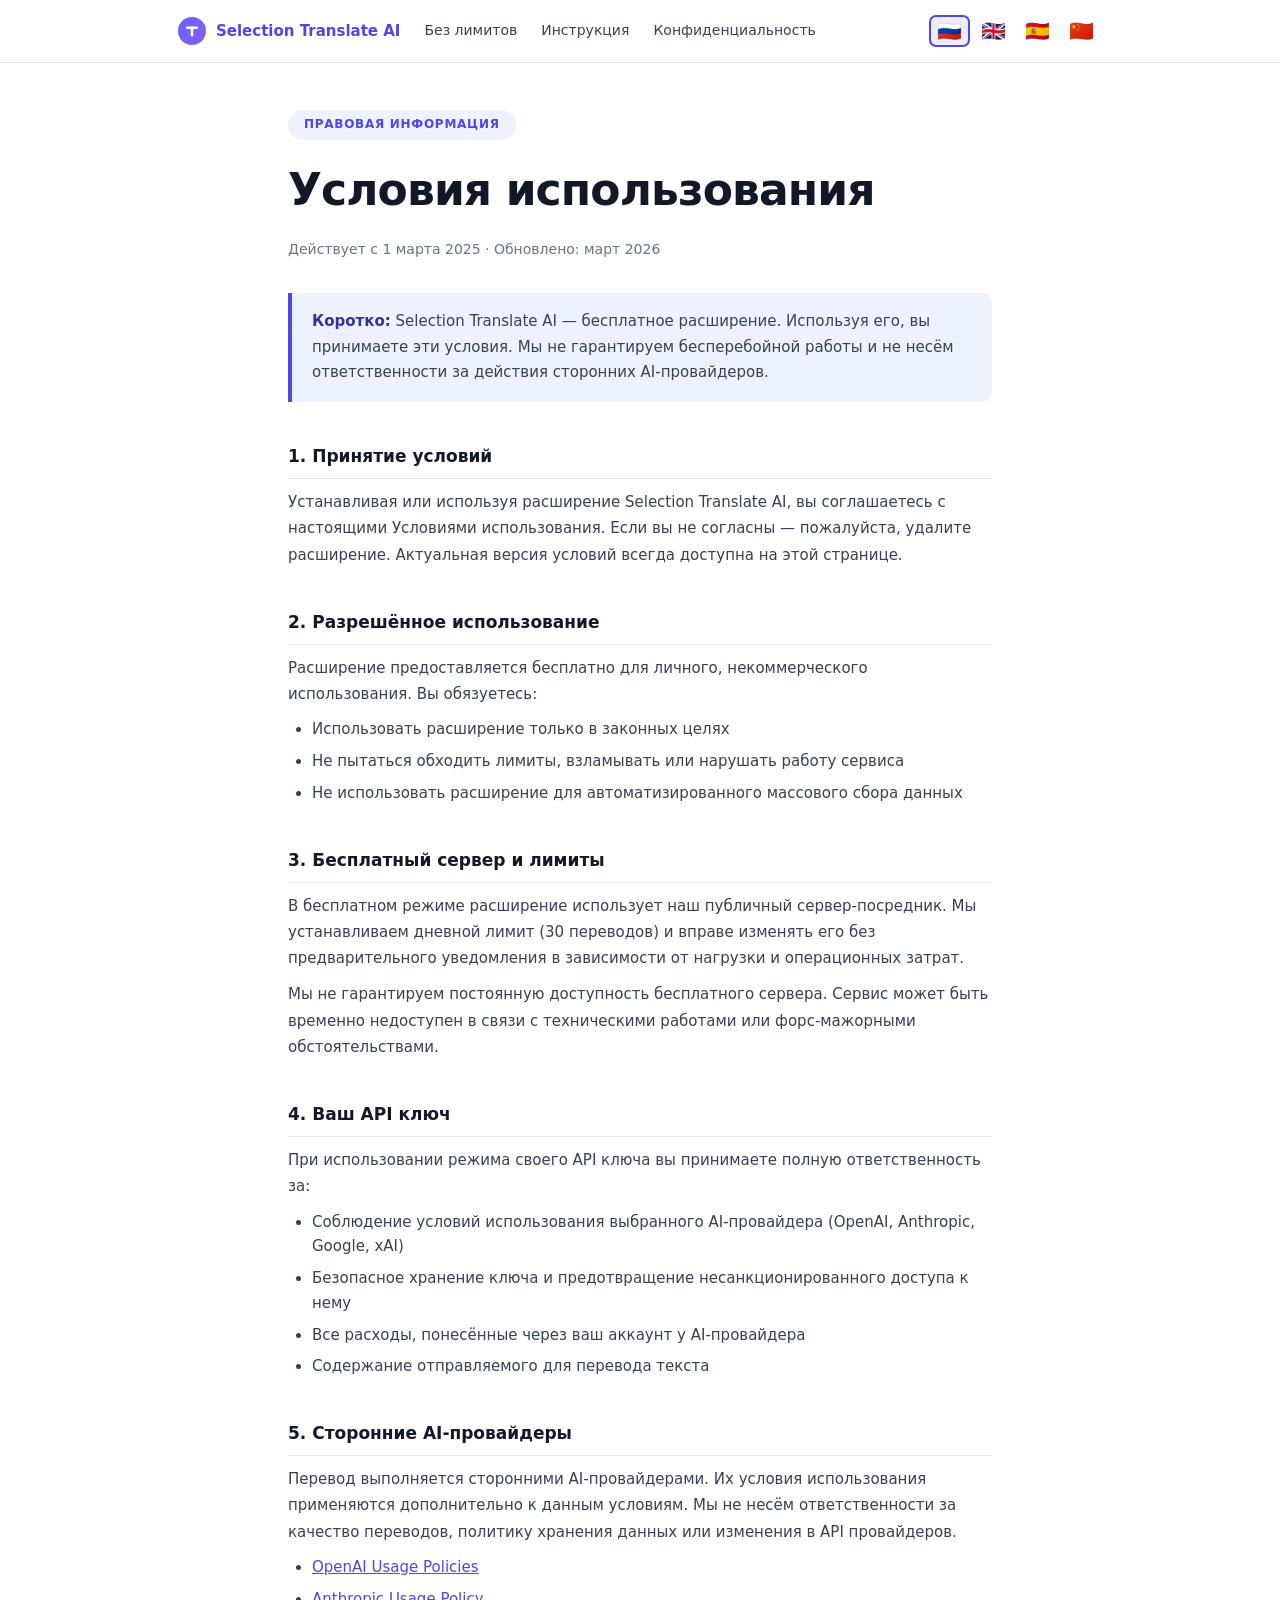
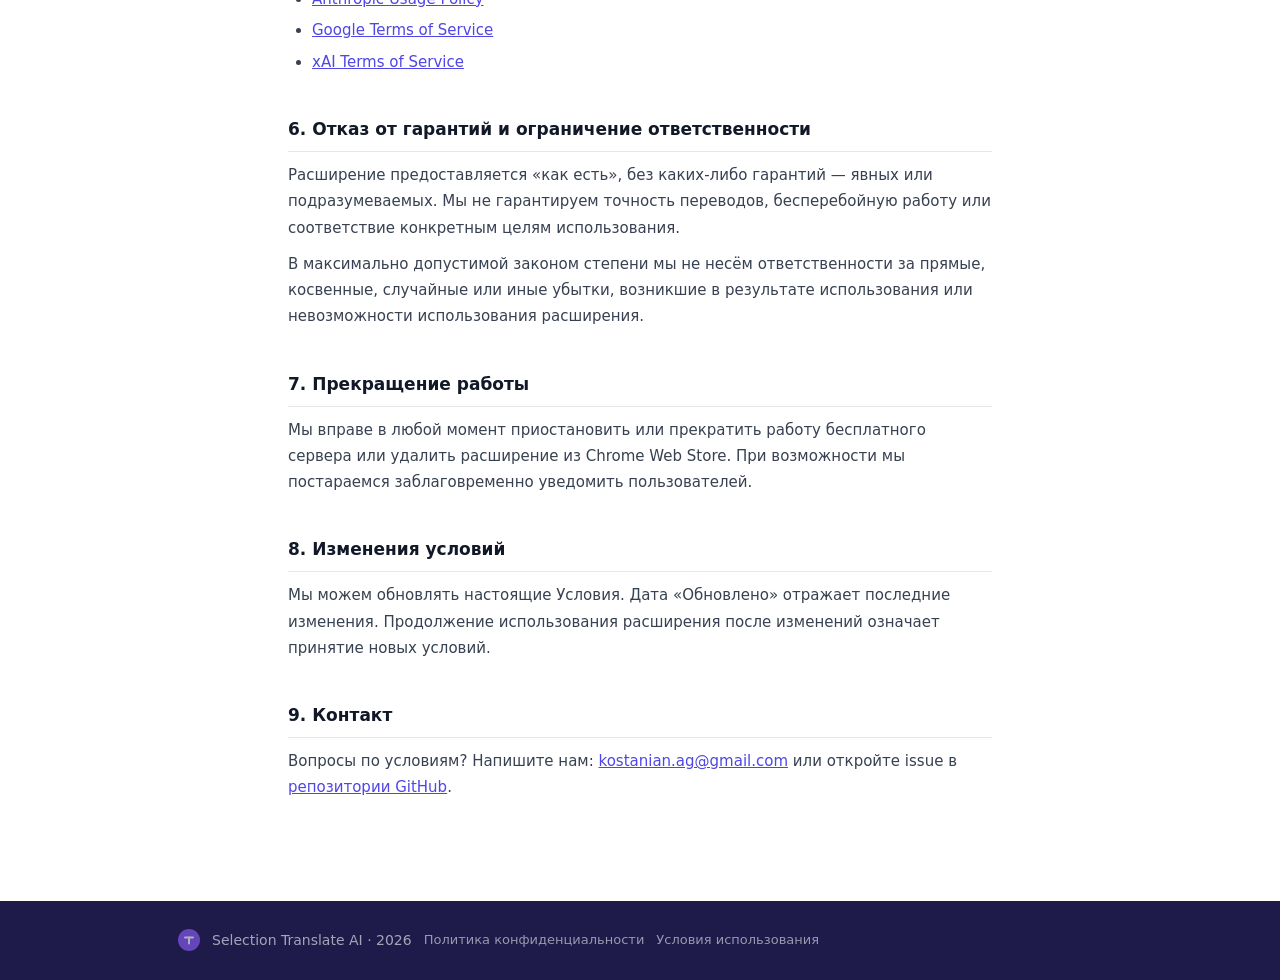
<file: terms.html>
<!DOCTYPE html>
<html lang="ru">
<head>
  <meta charset="UTF-8">
  <meta name="viewport" content="width=device-width, initial-scale=1.0">
  <title>Terms of Use — Selection Translate AI</title>
  <meta name="description" content="Terms of Use for Selection Translate AI Chrome extension. Usage rules and responsibilities for the bring-your-own-key AI translation tool.">
  <meta name="robots" content="index,follow">
  <link rel="canonical" href="https://selection-translate.ai/terms.html">
  <link rel="icon" href="icon128.png">
  <link rel="apple-touch-icon" href="icon128.png">
  <link rel="stylesheet" href="style.css">
  <style>
    .policy-section { padding: 110px 0 90px; }
    .policy-date { color: var(--text-muted); font-size: 14px; margin: -4px 0 32px; }
    .policy-highlight {
      background: var(--brand-light);
      border-left: 4px solid var(--brand);
      padding: 16px 20px; border-radius: 0 10px 10px 0;
      margin: 20px 0; font-size: 15px;
      color: var(--text-2); line-height: 1.7;
    }
    .policy-highlight strong { color: var(--brand-dark); }
    .policy-body h2 {
      font-size: 17px; font-weight: 700;
      margin: 40px 0 10px; padding-bottom: 8px;
      border-bottom: 1px solid var(--border); color: var(--text);
    }
    .policy-body p { font-size: 15px; color: var(--text-2); margin: 10px 0; line-height: 1.75; }
    .policy-body ul { list-style: disc; margin: 10px 0 10px 24px; }
    .policy-body li { font-size: 15px; color: var(--text-2); margin: 7px 0; line-height: 1.65; }
    .policy-body a { color: var(--brand); text-decoration: underline; }
    .policy-body code {
      font-family: monospace; background: var(--bg);
      padding: 1px 6px; border-radius: 4px;
      font-size: 13px; color: var(--brand-dark);
    }
    .provider-links { list-style: disc; margin: 10px 0 10px 24px; }
    .provider-links li { font-size: 15px; color: var(--text-2); margin: 7px 0; }
    .provider-links a { color: var(--brand); text-decoration: underline; }
  </style>
</head>
<body>

  <nav class="nav" id="nav">
    <div class="nav-inner">
      <a href="index.html" class="nav-logo">
        <svg width="28" height="28" viewBox="0 0 28 28" fill="none" xmlns="http://www.w3.org/2000/svg" style="flex-shrink:0;display:block">
          <defs>
            <linearGradient id="nlg" x1="0" y1="0" x2="28" y2="28" gradientUnits="userSpaceOnUse">
              <stop stop-color="#6366f1"/>
              <stop offset="1" stop-color="#8b5cf6"/>
            </linearGradient>
          </defs>
          <circle cx="14" cy="14" r="14" fill="url(#nlg)"/>
          <rect x="8" y="9.5" width="12" height="2.5" rx="1.25" fill="white"/>
          <rect x="12.75" y="9.5" width="2.5" height="10" rx="1.25" fill="white"/>
        </svg>
        <span>Selection Translate AI</span>
      </a>
      <div class="nav-links">
        <a href="index.html#alternative" data-i18n="t_nav_alt"></a>
        <a href="index.html#guide"       data-i18n="t_nav_guide"></a>
        <a href="privacy-policy.html"    data-i18n="t_nav_privacy"></a>
      </div>
      <div class="lang-switch">
        <button class="lang-btn active" data-lang="ru" title="Русский" aria-label="Русский">&#127479;&#127482;</button>
        <button class="lang-btn" data-lang="en" title="English" aria-label="English">&#127468;&#127463;</button>
        <button class="lang-btn" data-lang="es" title="Español" aria-label="Español">&#127466;&#127480;</button>
        <button class="lang-btn" data-lang="zh" title="中文" aria-label="中文">&#127464;&#127475;</button>
      </div>
    </div>
  </nav>

  <main>
  <section class="policy-section">
    <div class="container" style="max-width: 760px;">
      <div class="section-tag" data-i18n="t_tag"></div>
      <h1 class="section-title" data-i18n="t_title"></h1>
      <p class="policy-date" data-i18n="t_date"></p>
      <div class="policy-highlight" data-i18n="t_highlight"></div>

      <div class="policy-body">

        <h2 data-i18n="t_s1"></h2>
        <p data-i18n="t_s1_p"></p>

        <h2 data-i18n="t_s2"></h2>
        <p data-i18n="t_s2_p1"></p>
        <ul>
          <li data-i18n="t_s2_li1"></li>
          <li data-i18n="t_s2_li2"></li>
          <li data-i18n="t_s2_li3"></li>
        </ul>

        <h2 data-i18n="t_s3"></h2>
        <p data-i18n="t_s3_p1"></p>
        <p data-i18n="t_s3_p2"></p>

        <h2 data-i18n="t_s4"></h2>
        <p data-i18n="t_s4_p1"></p>
        <ul>
          <li data-i18n="t_s4_li1"></li>
          <li data-i18n="t_s4_li2"></li>
          <li data-i18n="t_s4_li3"></li>
          <li data-i18n="t_s4_li4"></li>
        </ul>

        <h2 data-i18n="t_s5"></h2>
        <p data-i18n="t_s5_p1"></p>
        <ul class="provider-links">
          <li><a href="https://openai.com/policies/usage-policies"   target="_blank" rel="noopener noreferrer">OpenAI Usage Policies</a></li>
          <li><a href="https://www.anthropic.com/legal/aup"          target="_blank" rel="noopener noreferrer">Anthropic Usage Policy</a></li>
          <li><a href="https://policies.google.com/terms"            target="_blank" rel="noopener noreferrer">Google Terms of Service</a></li>
          <li><a href="https://x.ai/legal/terms-of-service"          target="_blank" rel="noopener noreferrer">xAI Terms of Service</a></li>
        </ul>

        <h2 data-i18n="t_s6"></h2>
        <p data-i18n="t_s6_p1"></p>
        <p data-i18n="t_s6_p2"></p>

        <h2 data-i18n="t_s7"></h2>
        <p data-i18n="t_s7_p"></p>

        <h2 data-i18n="t_s8"></h2>
        <p data-i18n="t_s8_p"></p>

        <h2 data-i18n="t_s9"></h2>
        <p data-i18n="t_s9_p"></p>

      </div>
    </div>
  </section>
  </main>

  <footer class="footer">
    <div class="container footer-inner">
      <svg width="22" height="22" viewBox="0 0 22 22" fill="none" xmlns="http://www.w3.org/2000/svg" style="opacity:0.65;display:block;flex-shrink:0">
        <circle cx="11" cy="11" r="11" fill="#8b5cf6"/>
        <rect x="6" y="7.5" width="10" height="2" rx="1" fill="white"/>
        <rect x="10" y="7.5" width="2" height="8" rx="1" fill="white"/>
      </svg>
      <span data-i18n="t_footer"></span>
      <a href="privacy-policy.html" class="footer-privacy-link" data-i18n="t_footer_privacy"></a>
      <a href="terms.html" class="footer-privacy-link" aria-current="page" data-i18n="t_footer_terms"></a>
    </div>
  </footer>

<script>
const T_TERMS = {
  ru: {
    t_tag:   "Правовая информация",
    t_title: "Условия использования",
    t_date:  "Действует с 1 марта 2025 · Обновлено: март 2026",
    t_highlight: "<strong>Коротко:</strong> Selection Translate AI — бесплатное расширение. Используя его, вы принимаете эти условия. Мы не гарантируем бесперебойной работы и не несём ответственности за действия сторонних AI-провайдеров.",

    t_s1:    "1. Принятие условий",
    t_s1_p:  "Устанавливая или используя расширение Selection Translate AI, вы соглашаетесь с настоящими Условиями использования. Если вы не согласны — пожалуйста, удалите расширение. Актуальная версия условий всегда доступна на этой странице.",

    t_s2:    "2. Разрешённое использование",
    t_s2_p1: "Расширение предоставляется бесплатно для личного, некоммерческого использования. Вы обязуетесь:",
    t_s2_li1: "Использовать расширение только в законных целях",
    t_s2_li2: "Не пытаться обходить лимиты, взламывать или нарушать работу сервиса",
    t_s2_li3: "Не использовать расширение для автоматизированного массового сбора данных",

    t_s3:    "3. Бесплатный сервер и лимиты",
    t_s3_p1: "В бесплатном режиме расширение использует наш публичный сервер-посредник. Мы устанавливаем дневной лимит (30 переводов) и вправе изменять его без предварительного уведомления в зависимости от нагрузки и операционных затрат.",
    t_s3_p2: "Мы не гарантируем постоянную доступность бесплатного сервера. Сервис может быть временно недоступен в связи с техническими работами или форс-мажорными обстоятельствами.",

    t_s4:    "4. Ваш API ключ",
    t_s4_p1: "При использовании режима своего API ключа вы принимаете полную ответственность за:",
    t_s4_li1: "Соблюдение условий использования выбранного AI-провайдера (OpenAI, Anthropic, Google, xAI)",
    t_s4_li2: "Безопасное хранение ключа и предотвращение несанкционированного доступа к нему",
    t_s4_li3: "Все расходы, понесённые через ваш аккаунт у AI-провайдера",
    t_s4_li4: "Содержание отправляемого для перевода текста",

    t_s5:    "5. Сторонние AI-провайдеры",
    t_s5_p1: "Перевод выполняется сторонними AI-провайдерами. Их условия использования применяются дополнительно к данным условиям. Мы не несём ответственности за качество переводов, политику хранения данных или изменения в API провайдеров.",

    t_s6:    "6. Отказ от гарантий и ограничение ответственности",
    t_s6_p1: "Расширение предоставляется «как есть», без каких-либо гарантий — явных или подразумеваемых. Мы не гарантируем точность переводов, бесперебойную работу или соответствие конкретным целям использования.",
    t_s6_p2: "В максимально допустимой законом степени мы не несём ответственности за прямые, косвенные, случайные или иные убытки, возникшие в результате использования или невозможности использования расширения.",

    t_s7:    "7. Прекращение работы",
    t_s7_p:  "Мы вправе в любой момент приостановить или прекратить работу бесплатного сервера или удалить расширение из Chrome Web Store. При возможности мы постараемся заблаговременно уведомить пользователей.",

    t_s8:    "8. Изменения условий",
    t_s8_p:  "Мы можем обновлять настоящие Условия. Дата «Обновлено» отражает последние изменения. Продолжение использования расширения после изменений означает принятие новых условий.",

    t_s9:    "9. Контакт",
    t_s9_p:  "Вопросы по условиям? Напишите нам: <a href=\"mailto:kostanian.ag@gmail.com\">kostanian.ag@gmail.com</a> или откройте issue в <a href=\"https://github.com/kostanian/Selection-Translate-AI\" target=\"_blank\" rel=\"noopener\">репозитории GitHub</a>.",

    t_nav_alt:     "Без лимитов",
    t_nav_guide:   "Инструкция",
    t_nav_privacy: "Конфиденциальность",
    t_footer:         "Selection Translate AI · 2026",
    t_footer_privacy: "Политика конфиденциальности",
    t_footer_terms:   "Условия использования",
  },
  en: {
    t_tag:   "Legal",
    t_title: "Terms of Use",
    t_date:  "Effective: March 1, 2025 · Last updated: March 2026",
    t_highlight: "<strong>Short version:</strong> Selection Translate AI is a free extension. By using it, you accept these terms. We provide no uptime guarantees and are not responsible for the actions of third-party AI providers.",

    t_s1:    "1. Acceptance of Terms",
    t_s1_p:  "By installing or using the Selection Translate AI extension, you agree to these Terms of Use. If you do not agree, please uninstall the extension. The current version of these terms is always available on this page.",

    t_s2:    "2. Permitted Use",
    t_s2_p1: "The extension is provided free of charge for personal, non-commercial use. You agree to:",
    t_s2_li1: "Use the extension only for lawful purposes",
    t_s2_li2: "Not attempt to circumvent usage limits, reverse-engineer, or disrupt the service",
    t_s2_li3: "Not use the extension for automated bulk data collection or scraping",

    t_s3:    "3. Free Server and Usage Limits",
    t_s3_p1: "In free mode, the extension uses our public relay server. We set a daily limit (30 translations) and may adjust it without prior notice depending on server load and operational costs.",
    t_s3_p2: "We do not guarantee continuous availability of the free server. The service may be temporarily unavailable due to maintenance or circumstances beyond our control.",

    t_s4:    "4. Your API Key",
    t_s4_p1: "When using the own API key mode, you take full responsibility for:",
    t_s4_li1: "Complying with the usage policies of your chosen AI provider (OpenAI, Anthropic, Google, xAI)",
    t_s4_li2: "Keeping your API key secure and preventing unauthorized access",
    t_s4_li3: "All charges incurred through your AI provider account",
    t_s4_li4: "The content of text you submit for translation",

    t_s5:    "5. Third-Party AI Providers",
    t_s5_p1: "Translations are performed by third-party AI providers. Their terms of service apply in addition to these terms. We are not responsible for translation quality, their data retention practices, or API changes they make.",

    t_s6:    "6. Disclaimer of Warranties and Limitation of Liability",
    t_s6_p1: "The extension is provided \"as is\", without warranties of any kind, express or implied. We do not guarantee translation accuracy, uninterrupted service, or fitness for any particular purpose.",
    t_s6_p2: "To the maximum extent permitted by applicable law, we are not liable for any direct, indirect, incidental, or consequential damages arising from your use of or inability to use the extension.",

    t_s7:    "7. Termination",
    t_s7_p:  "We reserve the right to suspend or shut down the free relay server, or remove the extension from the Chrome Web Store at any time. We will make reasonable efforts to notify users in advance when possible.",

    t_s8:    "8. Changes to These Terms",
    t_s8_p:  "We may update these Terms from time to time. The \"Last updated\" date above reflects the most recent changes. Continued use of the extension after changes constitutes acceptance of the new terms.",

    t_s9:    "9. Contact",
    t_s9_p:  "Questions about these terms? Email us at <a href=\"mailto:kostanian.ag@gmail.com\">kostanian.ag@gmail.com</a> or open an issue on our <a href=\"https://github.com/kostanian/Selection-Translate-AI\" target=\"_blank\" rel=\"noopener\">GitHub repository</a>.",

    t_nav_alt:     "Use Your Own Key",
    t_nav_guide:   "Setup Guide",
    t_nav_privacy: "Privacy Policy",
    t_footer:         "Selection Translate AI · 2026",
    t_footer_privacy: "Privacy Policy",
    t_footer_terms:   "Terms of Use",
  },
  es: {
    t_tag:   "Aviso legal",
    t_title: "Términos de uso",
    t_date:  "Vigente desde el 1 de marzo de 2025 · Última actualización: marzo de 2026",
    t_highlight: "<strong>Versión corta:</strong> Selection Translate AI es una extensión gratuita. Al usarla, aceptas estos términos. No garantizamos disponibilidad continua ni somos responsables de las acciones de proveedores de IA de terceros.",

    t_s1:    "1. Aceptación de los términos",
    t_s1_p:  "Al instalar o usar la extensión Selection Translate AI, aceptas estos Términos de uso. Si no estás de acuerdo, desinstala la extensión. La versión actual siempre está disponible en esta página.",

    t_s2:    "2. Uso permitido",
    t_s2_p1: "La extensión se ofrece gratuitamente para uso personal y no comercial. Te comprometes a:",
    t_s2_li1: "Usar la extensión solo con fines legales",
    t_s2_li2: "No intentar eludir los límites, aplicar ingeniería inversa ni interrumpir el servicio",
    t_s2_li3: "No usar la extensión para recolección masiva automatizada de datos",

    t_s3:    "3. Servidor gratuito y límites de uso",
    t_s3_p1: "En el modo gratuito, la extensión usa nuestro servidor de retransmisión público. Establecemos un límite diario (30 traducciones) y podemos ajustarlo sin previo aviso según la carga del servidor y los costes operativos.",
    t_s3_p2: "No garantizamos la disponibilidad continua del servidor gratuito. El servicio puede estar temporalmente no disponible por mantenimiento o causas de fuerza mayor.",

    t_s4:    "4. Tu clave API",
    t_s4_p1: "Al usar el modo de clave API propia, asumes plena responsabilidad por:",
    t_s4_li1: "Cumplir las políticas de uso del proveedor de IA que elijas (OpenAI, Anthropic, Google, xAI)",
    t_s4_li2: "Mantener tu clave API segura y evitar accesos no autorizados",
    t_s4_li3: "Todos los cargos incurridos en tu cuenta del proveedor de IA",
    t_s4_li4: "El contenido del texto que envíes para traducir",

    t_s5:    "5. Proveedores de IA de terceros",
    t_s5_p1: "Las traducciones las realizan proveedores de IA de terceros. Sus términos de servicio se aplican además de estos términos. No somos responsables de la calidad de las traducciones, sus prácticas de retención de datos ni los cambios que hagan en sus API.",

    t_s6:    "6. Exclusión de garantías y limitación de responsabilidad",
    t_s6_p1: "La extensión se proporciona «tal cual», sin garantías de ningún tipo, explícitas o implícitas. No garantizamos la exactitud de las traducciones, la continuidad del servicio ni su idoneidad para un fin concreto.",
    t_s6_p2: "En la máxima medida permitida por la ley aplicable, no somos responsables de daños directos, indirectos, incidentales o consecuentes derivados del uso o la imposibilidad de uso de la extensión.",

    t_s7:    "7. Terminación",
    t_s7_p:  "Nos reservamos el derecho de suspender o cerrar el servidor de retransmisión gratuito o retirar la extensión de Chrome Web Store en cualquier momento. Haremos esfuerzos razonables para notificar a los usuarios con antelación cuando sea posible.",

    t_s8:    "8. Cambios en estos términos",
    t_s8_p:  "Podemos actualizar estos Términos periódicamente. La fecha de «Última actualización» refleja los cambios más recientes. El uso continuado de la extensión tras los cambios implica la aceptación de los nuevos términos.",

    t_s9:    "9. Contacto",
    t_s9_p:  "¿Preguntas sobre estos términos? Escríbenos a <a href=\"mailto:kostanian.ag@gmail.com\">kostanian.ag@gmail.com</a> o abre un issue en nuestro <a href=\"https://github.com/kostanian/Selection-Translate-AI\" target=\"_blank\" rel=\"noopener\">repositorio de GitHub</a>.",

    t_nav_alt:     "Sin límites",
    t_nav_guide:   "Instrucciones",
    t_nav_privacy: "Política de privacidad",
    t_footer:         "Selection Translate AI · 2026",
    t_footer_privacy: "Política de privacidad",
    t_footer_terms:   "Términos de uso",
  },
  zh: {
    t_tag:   "法律信息",
    t_title: "使用条款",
    t_date:  "生效日期：2025年3月1日 · 最后更新：2026年3月",
    t_highlight: "<strong>简短说明：</strong>Selection Translate AI 是一款免费扩展。使用即表示接受本条款。我们不保证服务连续可用，也不对第三方 AI 提供商的行为负责。",

    t_s1:    "1. 接受条款",
    t_s1_p:  "安装或使用 Selection Translate AI 扩展，即表示您接受本使用条款。如不同意，请卸载扩展。本条款的最新版本始终在本页面提供。",

    t_s2:    "2. 允许的使用方式",
    t_s2_p1: "本扩展免费提供，仅供个人非商业用途使用。您同意：",
    t_s2_li1: "仅将扩展用于合法目的",
    t_s2_li2: "不尝试绕过使用限制、逆向工程或破坏服务",
    t_s2_li3: "不将扩展用于自动化批量数据采集",

    t_s3:    "3. 免费服务器与使用限制",
    t_s3_p1: "在免费模式下，扩展使用我们的公共中继服务器。我们设置了每日限额（30次翻译），可能根据服务器负载和运营成本在不事先通知的情况下进行调整。",
    t_s3_p2: "我们不保证免费服务器的持续可用性。由于维护或不可抗力，服务可能暂时不可用。",

    t_s4:    "4. 您的 API 密钥",
    t_s4_p1: "使用自带 API 密钥模式时，您对以下事项承担全部责任：",
    t_s4_li1: "遵守所选 AI 提供商（OpenAI、Anthropic、Google、xAI）的使用政策",
    t_s4_li2: "妥善保管 API 密钥，防止未经授权的访问",
    t_s4_li3: "通过您的 AI 提供商账户产生的所有费用",
    t_s4_li4: "您提交翻译的文本内容",

    t_s5:    "5. 第三方 AI 提供商",
    t_s5_p1: "翻译由第三方 AI 提供商完成。其服务条款在本条款之外同样适用。我们不对翻译质量、其数据保留做法或 API 变更承担责任。",

    t_s6:    "6. 免责声明与责任限制",
    t_s6_p1: "本扩展按「现状」提供，不附带任何明示或暗示的保证。我们不保证翻译准确性、服务不中断或对特定用途的适用性。",
    t_s6_p2: "在适用法律允许的最大范围内，我们不对因使用或无法使用本扩展而导致的任何直接、间接、偶发或后果性损失承担责任。",

    t_s7:    "7. 服务终止",
    t_s7_p:  "我们保留随时暂停或关闭免费中继服务器或从 Chrome 网上应用商店撤下扩展的权利。在可能的情况下，我们将尽合理努力提前通知用户。",

    t_s8:    "8. 条款变更",
    t_s8_p:  "我们可能会不时更新本条款。上方的「最后更新」日期反映最新变更。变更后继续使用扩展即表示接受新条款。",

    t_s9:    "9. 联系方式",
    t_s9_p:  "对本条款有疑问？请发送邮件至 <a href=\"mailto:kostanian.ag@gmail.com\">kostanian.ag@gmail.com</a>，或在我们的 <a href=\"https://github.com/kostanian/Selection-Translate-AI\" target=\"_blank\" rel=\"noopener\">GitHub 仓库</a>提交 issue。",

    t_nav_alt:     "自带密钥",
    t_nav_guide:   "设置指南",
    t_nav_privacy: "隐私政策",
    t_footer:         "Selection Translate AI · 2026",
    t_footer_privacy: "隐私政策",
    t_footer_terms:   "使用条款",
  },
};

(function () {
  const urlLang = new URLSearchParams(window.location.search).get("lang");
  let lang = (urlLang && T_TERMS[urlLang]) ? urlLang
             : (localStorage.getItem("uiLanguage") || "ru");
  if (!T_TERMS[lang]) lang = "ru";

  function apply(l) {
    document.documentElement.lang = l;
    document.querySelectorAll("[data-i18n]").forEach(el => {
      const val = T_TERMS[l]?.[el.dataset.i18n] || T_TERMS.en?.[el.dataset.i18n] || "";
      if (val) el.innerHTML = val;
    });
    document.title = T_TERMS[l].t_title + " — Selection Translate AI";
    document.querySelectorAll(".lang-btn").forEach(b =>
      b.classList.toggle("active", b.dataset.lang === l));
  }

  apply(lang);

  document.querySelectorAll(".lang-btn").forEach(btn => {
    btn.addEventListener("click", () => {
      lang = btn.dataset.lang;
      localStorage.setItem("uiLanguage", lang);
      apply(lang);
    });
  });

  const nav = document.getElementById("nav");
  window.addEventListener("scroll", () => {
    nav.classList.toggle("scrolled", window.scrollY > 10);
  }, { passive: true });
})();
</script>
</body>
</html>
</file>
<file: style.css>
/* ══════════════════════════════════════════════════════════
   Selection Translate AI — Subscription page styles
   ══════════════════════════════════════════════════════════ */

:root {
  --brand:       #4F46E5;
  --brand-dark:  #3730A3;
  --brand-light: #EEF2FF;
  --text:        #111827;
  --text-2:      #374151;
  --text-muted:  #6B7280;
  --border:      #E5E7EB;
  --bg:          #F9FAFB;
  --white:       #FFFFFF;
  --shadow-sm:   0 1px 3px rgba(0,0,0,0.08);
  --shadow:      0 4px 16px rgba(0,0,0,0.10);
  --shadow-lg:   0 12px 40px rgba(0,0,0,0.14);
  --radius:      12px;
  --radius-lg:   20px;
  --ease:        0.25s ease;
}

*, *::before, *::after { box-sizing: border-box; margin: 0; padding: 0; }
html { scroll-behavior: smooth; }
body {
  font: 15px/1.65 system-ui, -apple-system, Segoe UI, Roboto, Arial;
  color: var(--text);
  background: var(--white);
}
a { text-decoration: none; color: inherit; }
ul { list-style: none; }
img { display: block; }
.container { max-width: 980px; margin: 0 auto; padding: 0 28px; }

/* ══ Nav ═══════════════════════════════════════════════════ */
.nav {
  position: fixed; top: 0; left: 0; right: 0; z-index: 100;
  background: rgba(255,255,255,0.94);
  backdrop-filter: blur(14px);
  border-bottom: 1px solid var(--border);
  transition: box-shadow var(--ease);
}
.nav.scrolled { box-shadow: var(--shadow); }
.nav-inner {
  max-width: 980px; margin: 0 auto; padding: 0 28px;
  height: 62px; display: flex; align-items: center; gap: 24px;
}
.nav-logo {
  display: flex; align-items: center; gap: 10px;
  font-weight: 700; font-size: 15px; color: var(--brand);
  flex-shrink: 0;
}
.nav-links {
  display: flex; gap: 24px; margin-right: auto;
}
.nav-links a {
  font-size: 14px; color: var(--text-2);
  transition: color var(--ease);
}
.nav-links a:hover { color: var(--brand); }
.lang-switch { display: flex; gap: 3px; }
.lang-btn {
  font-size: 20px; padding: 4px 6px;
  border: 2px solid transparent; border-radius: 7px;
  background: none; cursor: pointer;
  transition: border-color var(--ease), background var(--ease), transform 0.15s;
  line-height: 1;
}
.lang-btn:hover { background: rgba(79,70,229,0.08); transform: scale(1.12); }
.lang-btn.active { border-color: var(--brand); background: rgba(79,70,229,0.1); }

/* ══ Hero ══════════════════════════════════════════════════ */
.hero {
  position: relative;
  min-height: 100vh;
  display: flex; align-items: center; justify-content: center;
  overflow: hidden;
  background: linear-gradient(135deg, #1e1b4b 0%, #312e81 35%, #4c1d95 65%, #1e1b4b 100%);
  background-size: 300% 300%;
  animation: gradientShift 14s ease infinite;
}
@keyframes gradientShift {
  0%, 100% { background-position: 0% 50%; }
  50%       { background-position: 100% 50%; }
}

#hero-canvas {
  position: absolute; inset: 0; width: 100%; height: 100%;
  pointer-events: none;
}

.hero-content {
  position: relative; z-index: 2;
  text-align: center; color: white;
  padding: 110px 28px 80px;
}
.hero-badge-wrap { margin-bottom: 28px; }
.hero-badge {
  display: inline-block;
  padding: 7px 22px; border-radius: 100px;
  background: rgba(255,255,255,0.12);
  border: 1px solid rgba(255,255,255,0.28);
  font-size: 12px; font-weight: 700;
  letter-spacing: 0.08em; text-transform: uppercase;
  animation: badgePulse 3.5s ease-in-out infinite;
}
@keyframes badgePulse {
  0%, 100% { box-shadow: 0 0 0 0 rgba(255,255,255,0.2); }
  50%       { box-shadow: 0 0 0 12px rgba(255,255,255,0); }
}
.hero-title {
  font-size: clamp(38px, 7vw, 76px);
  font-weight: 800; line-height: 1.08;
  letter-spacing: -0.03em; margin-bottom: 24px;
  animation: fadeUp 0.8s ease both;
}
.hero-sub {
  font-size: clamp(16px, 2.2vw, 20px);
  opacity: 0.82; max-width: 560px; margin: 0 auto 44px;
  animation: fadeUp 0.8s 0.15s ease both;
}
.hero-cta {
  display: inline-flex; align-items: center;
  padding: 15px 36px; border-radius: 100px;
  background: white; color: var(--brand);
  font-weight: 700; font-size: 15px;
  box-shadow: 0 6px 28px rgba(0,0,0,0.35);
  transition: transform var(--ease), box-shadow var(--ease);
  animation: fadeUp 0.8s 0.28s ease both;
}
.hero-cta:hover {
  transform: translateY(-3px);
  box-shadow: 0 10px 36px rgba(0,0,0,0.45);
}
@keyframes fadeUp {
  from { opacity: 0; transform: translateY(24px); }
  to   { opacity: 1; transform: none; }
}
.hero-scroll {
  position: absolute; bottom: 28px; left: 50%;
  transform: translateX(-50%);
  animation: bounce 2.2s ease-in-out infinite;
}
@keyframes bounce {
  0%, 100% { transform: translateX(-50%) translateY(0); opacity: 0.6; }
  50%       { transform: translateX(-50%) translateY(10px); opacity: 1; }
}

/* ══ Section helpers ════════════════════════════════════════ */
.section-tag {
  display: inline-block; margin-bottom: 14px;
  padding: 5px 16px; border-radius: 100px;
  background: var(--brand-light); color: var(--brand);
  font-size: 12px; font-weight: 700; letter-spacing: 0.06em; text-transform: uppercase;
}
.section-title {
  font-size: clamp(26px, 4vw, 44px);
  font-weight: 800; letter-spacing: -0.02em; margin-bottom: 16px;
}
.section-sub {
  font-size: 16px; color: var(--text-muted);
  max-width: 620px; margin-bottom: 52px; line-height: 1.7;
}

/* ══ Alternative section ════════════════════════════════════ */
.alt-section { padding: 100px 0; background: var(--bg); }

.features-grid {
  display: grid;
  grid-template-columns: repeat(auto-fit, minmax(220px, 1fr));
  gap: 20px;
}
.feature-card {
  background: white; border: 1px solid var(--border);
  border-radius: var(--radius-lg); padding: 30px 26px;
  box-shadow: var(--shadow-sm);
  transition: transform var(--ease), box-shadow var(--ease), border-color var(--ease);
}
.feature-card:hover {
  transform: translateY(-5px);
  box-shadow: var(--shadow-lg);
  border-color: var(--brand-light);
}
.feature-icon { font-size: 38px; margin-bottom: 16px; }
.feature-card h3 { font-size: 17px; font-weight: 700; margin-bottom: 9px; }
.feature-card p  { font-size: 14px; color: var(--text-muted); line-height: 1.65; }

/* ══ How-to section ═════════════════════════════════════════ */
.howto-section { padding: 100px 0; background: white; }

.howto-steps {
  margin-bottom: 52px;
  border: 1px solid var(--border);
  border-radius: var(--radius-lg);
  overflow: hidden;
  background: white;
  box-shadow: var(--shadow-sm);
}
.howto-step {
  display: flex; align-items: flex-start; gap: 20px;
  padding: 22px 28px;
  border-bottom: 1px solid var(--border);
  transition: background var(--ease);
}
.howto-step:last-child { border-bottom: none; }
.howto-step:hover { background: #fafafa; }
.howto-step-num {
  flex-shrink: 0; width: 36px; height: 36px; border-radius: 50%;
  background: linear-gradient(135deg, #6366f1, #8b5cf6);
  display: flex; align-items: center; justify-content: center;
  color: white; font-size: 15px; font-weight: 700;
  box-shadow: 0 3px 10px rgba(99,102,241,0.28);
  margin-top: 2px;
}
.howto-step-body { flex: 1; }
.howto-step-body h3 { font-size: 15px; font-weight: 700; margin-bottom: 5px; color: var(--text); }
.howto-step-body p  { font-size: 14px; color: var(--text-2); line-height: 1.65; margin: 0; }

.howto-features {
  display: grid;
  grid-template-columns: repeat(auto-fit, minmax(240px, 1fr));
  gap: 20px;
}
.howto-feature {
  background: var(--bg); border: 1px solid var(--border);
  border-radius: var(--radius-lg); padding: 26px 24px;
  box-shadow: var(--shadow-sm);
  transition: transform var(--ease), box-shadow var(--ease), border-color var(--ease);
}
.howto-feature:hover {
  transform: translateY(-4px);
  box-shadow: var(--shadow);
  border-color: rgba(99,102,241,0.2);
}
.howto-feat-icon { font-size: 32px; margin-bottom: 13px; }
.howto-feature h3 { font-size: 16px; font-weight: 700; margin-bottom: 9px; color: var(--text); }
.howto-feature p  { font-size: 14px; color: var(--text-2); line-height: 1.65; margin: 0; }

.howto-hotkeys { margin-top: 11px; display: flex; flex-direction: column; gap: 7px; }
.howto-hk-row { display: flex; align-items: center; gap: 10px; }
.howto-hk-row kbd {
  font-family: monospace; font-size: 11px; font-weight: 700;
  background: white; border: 1.5px solid var(--border);
  border-bottom-width: 3px;
  border-radius: 6px; padding: 2px 8px;
  color: var(--brand); white-space: nowrap; flex-shrink: 0;
  box-shadow: 0 1px 3px rgba(0,0,0,0.07);
}
.howto-hk-row span { font-size: 13px; color: var(--text-2); line-height: 1.4; }

/* ══ Guide section ══════════════════════════════════════════ */
.guide-section { padding: 100px 0; background: white; }

.provider-tabs {
  display: flex; gap: 10px; flex-wrap: wrap; margin-bottom: 44px;
}
.provider-tab {
  display: flex; align-items: center; gap: 9px;
  padding: 11px 22px; border-radius: var(--radius);
  border: 2px solid var(--border); background: white;
  font-size: 14px; font-weight: 600; cursor: pointer;
  transition: all var(--ease);
}
.provider-tab:hover { border-color: var(--brand); color: var(--brand); background: var(--brand-light); }
.provider-tab.active { border-color: var(--brand); background: var(--brand); color: white; }
.ptab-dot {
  width: 10px; height: 10px; border-radius: 50%; flex-shrink: 0;
}
.provider-tab.active .ptab-dot { background: white !important; }

.guide-content { transition: opacity 0.22s, transform 0.22s; }
.guide-content.fading { opacity: 0; transform: translateY(10px); }

/* Provider header card */
.provider-header {
  display: flex; align-items: center; gap: 18px;
  padding: 22px 28px; border-radius: var(--radius-lg);
  margin-bottom: 20px;
  border: 1px solid var(--border);
}
.provider-header-emoji { font-size: 42px; line-height: 1; flex-shrink: 0; }
.provider-header-info h3 { font-size: 22px; font-weight: 800; margin-bottom: 4px; }
.provider-header-info p  { font-size: 13px; color: var(--text-muted); }
.provider-header-link {
  margin-left: auto; flex-shrink: 0;
  padding: 10px 22px; border-radius: 10px;
  color: white; font-size: 13px; font-weight: 700;
  transition: opacity var(--ease), transform var(--ease);
  white-space: nowrap;
}
.provider-header-link:hover { opacity: 0.82; transform: translateY(-2px); }

/* Free note */
.free-note {
  padding: 14px 18px; border-radius: 10px;
  border-left: 4px solid; margin-bottom: 32px;
  font-size: 14px; line-height: 1.6;
}

/* Steps */
.steps-list { display: flex; flex-direction: column; }
.step {
  display: flex; gap: 20px; align-items: flex-start;
  padding: 22px 0;
  border-bottom: 1px solid var(--border);
  opacity: 0; transform: translateX(-12px);
  transition: opacity 0.4s ease, transform 0.4s ease;
}
.step:last-child { border-bottom: none; }
.step.visible { opacity: 1; transform: none; }

.step-num {
  flex-shrink: 0; width: 38px; height: 38px;
  border-radius: 50%;
  display: flex; align-items: center; justify-content: center;
  color: white; font-size: 15px; font-weight: 700;
  box-shadow: 0 3px 10px rgba(0,0,0,0.18);
  background: var(--step-color, var(--brand));
}
.step.step-warning .step-num { background: #f59e0b; }
.step.step-final   .step-num { background: #10b981; }

.step-content { flex: 1; }
.step-title {
  font-size: 15px; font-weight: 700; margin-bottom: 6px; color: var(--text);
}
.step-desc {
  font-size: 14px; color: var(--text-2); line-height: 1.65; margin-bottom: 12px;
}

/* Step UI mockups */
.step-ui { margin-top: 2px; }

.step-url-link {
  display: inline-flex; align-items: center; gap: 6px;
  padding: 7px 14px; border-radius: 8px;
  background: #f3f4f6; border: 1px solid #e5e7eb;
  font-size: 13px; font-family: monospace; color: var(--brand);
  transition: background var(--ease);
}
.step-url-link:hover { background: var(--brand-light); }

.step-ui-button {
  display: inline-flex; align-items: center;
  padding: 9px 18px; border-radius: 8px;
  color: white; font-size: 13px; font-weight: 600;
  box-shadow: 0 2px 10px rgba(0,0,0,0.2);
  cursor: default; user-select: none;
  animation: buttonGlow 2.5s ease-in-out infinite;
}
@keyframes buttonGlow {
  0%, 100% { box-shadow: 0 2px 10px rgba(0,0,0,0.2); }
  50%       { box-shadow: 0 4px 20px rgba(0,0,0,0.35); }
}

.step-ui-path {
  display: inline-flex; align-items: center; gap: 6px;
  padding: 8px 14px; border-radius: 8px;
  background: #f3f4f6; border: 1px solid #e5e7eb;
  font-size: 13px;
}
.step-ui-path span {
  padding: 3px 10px; background: white; border: 1px solid #e5e7eb;
  border-radius: 6px; font-weight: 600; color: var(--text);
}
.step-ui-path-arrow { color: var(--text-muted); font-size: 12px; }

.step-ui-input {
  display: flex; width: fit-content;
  border: 1.5px solid #d1d5db; border-radius: 9px;
  overflow: hidden; background: white; box-shadow: var(--shadow-sm);
}
.step-ui-input input {
  padding: 8px 14px; border: none; outline: none;
  font-size: 13px; background: transparent; color: var(--text);
  min-width: 180px;
}
.step-ui-create-btn {
  padding: 8px 16px; color: white;
  font-size: 13px; font-weight: 600; cursor: default; white-space: nowrap;
}

.step-ui-key {
  display: flex; align-items: center; gap: 10px;
  padding: 10px 16px; border-radius: 10px;
  background: #0f172a; border: 1px solid rgba(255,255,255,0.08);
  width: fit-content;
}
.step-ui-key code {
  font-family: monospace; font-size: 13px;
  color: #a5b4fc; letter-spacing: 0.06em;
}
.step-ui-copy-btn {
  background: rgba(255,255,255,0.08); border: 1px solid rgba(255,255,255,0.15);
  border-radius: 6px; padding: 4px 10px; font-size: 13px; cursor: pointer;
  transition: background var(--ease);
}
.step-ui-copy-btn:hover { background: rgba(255,255,255,0.16); }

.step-warning-badge {
  margin-top: 10px; padding: 10px 14px; border-radius: 9px;
  background: #fef3c7; color: #92400e;
  font-size: 13px; font-weight: 600;
  border: 1px solid #fde68a;
}
.step-final-badge {
  margin-top: 10px; padding: 10px 14px; border-radius: 9px;
  background: #d1fae5; color: #065f46;
  font-size: 13px; font-weight: 600;
  border: 1px solid #a7f3d0;
}

/* ══ Extension popup mockup (final step) ══════════════════ */
.popup-mockup {
  margin-top: 14px;
  width: 300px; max-width: 100%;
  border-radius: 14px; overflow: hidden;
  border: 1px solid #c5cce0;
  box-shadow: 0 8px 32px rgba(0,0,0,0.18);
  font-size: 12px; line-height: 1.4;
  font-family: system-ui, -apple-system, sans-serif;
  /* browser chrome effect */
  background: #f4f6fb;
}

/* header: [toggle + hotkey] [flags] — matches real extension layout */
.pm-header {
  display: flex; align-items: center; justify-content: space-between;
  padding: 8px 10px;
  background: white; border-bottom: 1px solid #e8edf5;
}
.pm-header-left { display: flex; align-items: center; gap: 7px; }
.pm-flags { display: flex; gap: 1px; font-size: 16px; line-height: 1; }

/* Toggle — green when on (enabled), matching real extension */
.pm-toggle-track {
  width: 36px; height: 20px; border-radius: 10px;
  background: rgba(239,68,68,0.8); /* red = disabled */
  position: relative; flex-shrink: 0;
}
.pm-toggle-track.pm-toggle-on { background: rgba(34,197,94,0.9); }
.pm-toggle-thumb {
  position: absolute; right: 2px; top: 2px;
  width: 16px; height: 16px; border-radius: 50%; background: white;
}
.pm-hotkey-hint {
  font-size: 9px; color: #9ca3af; font-family: monospace; white-space: nowrap;
}

/* body */
.pm-body { padding: 8px; }

/* card like .section-card */
.pm-card {
  background: white; border: 1px solid #d8deea;
  border-radius: 9px; padding: 9px 10px;
}
.pm-section-label {
  font-size: 11px; font-weight: 700; letter-spacing: 0.03em;
  color: #374151; margin-bottom: 7px;
}

/* server row: radio + subscribe chip */
.pm-server-row {
  display: flex; align-items: center; gap: 6px; margin-bottom: 5px;
}
.pm-server-row .pm-radio-opt { flex: 1; margin-bottom: 0; }

/* radio option */
.pm-radio-opt {
  display: flex; align-items: flex-start; gap: 7px;
  padding: 7px 9px; border-radius: 6px;
  border: 1px solid #ddd; background: white;
  margin-bottom: 5px; cursor: default;
}
.pm-radio-opt.pm-active {
  border-color: var(--brand); background: #f0f0ff;
}
.pm-radio-circle {
  width: 12px; height: 12px; border-radius: 50%;
  border: 1.5px solid #aaa; flex-shrink: 0; margin-top: 1px;
}
.pm-radio-circle.pm-radio-filled {
  border-color: var(--brand);
  background: radial-gradient(circle, var(--brand) 50%, transparent 50%);
}
.pm-opt-text { display: flex; flex-direction: column; gap: 1px; }
.pm-opt-title { font-weight: 600; font-size: 12px; color: #333; }
.pm-opt-hint  { font-size: 10px; color: #888; line-height: 1.3; }

/* subscribe chip */
.pm-subscribe-chip {
  flex-shrink: 0;
  padding: 3px 8px; border-radius: 10px;
  font-size: 10px; font-weight: 600;
  color: var(--brand); background: #eef0ff;
  border: 1px solid #c7d2fe; white-space: nowrap;
}

/* own-key panel */
.pm-own-panel {
  margin-top: 7px; padding: 8px 9px;
  background: white; border: 1px solid #e0e0f0;
  border-radius: 7px;
}
.pm-field { margin-bottom: 6px; }
.pm-field:last-child { margin-bottom: 0; }
.pm-field-label {
  font-size: 10px; font-weight: 600; color: #555; margin-bottom: 3px;
}
.pm-select-mock {
  display: flex; justify-content: space-between; align-items: center;
  padding: 5px 8px; border: 1px solid #ddd; border-radius: 5px;
  background: white; font-size: 11px; color: #333;
}
.pm-caret { color: #aaa; font-size: 9px; }

/* key input row */
.pm-key-row {
  display: flex; gap: 4px; align-items: stretch;
}
.pm-key-input {
  flex: 1; padding: 5px 8px; border: 1px solid #ddd; border-radius: 5px;
  background: white; font-size: 11px; color: #555;
  font-family: monospace; letter-spacing: 0.04em;
  overflow: hidden; text-overflow: ellipsis; white-space: nowrap;
}
.pm-eye-btn {
  padding: 0 7px; border: 1px solid #ddd; border-radius: 5px;
  background: white; font-size: 13px; display: flex; align-items: center;
}

/* check button */
.pm-check-btn {
  width: 100%; margin-top: 7px; padding: 6px;
  background: var(--brand); color: white; border: none;
  border-radius: 5px; font-size: 11px; font-weight: 600;
  cursor: default; text-align: center;
}

/* key status */
.pm-key-status {
  margin-top: 5px; font-size: 11px;
  color: #16a34a; font-weight: 600; text-align: center;
}

/* ── Radio cards (API source options) ────────────────────── */
.pm-radio-card {
  display: flex; align-items: center; gap: 7px;
  padding: 6px 8px; border-radius: 6px;
  border: 1px solid #e0e0e8; background: white;
  margin-bottom: 4px;
}
.pm-radio-card.pm-active { border-color: var(--brand); background: #f0f0ff; }
.pm-radio-dot {
  width: 11px; height: 11px; border-radius: 50%;
  border: 1.5px solid #bbb; flex-shrink: 0;
}
.pm-radio-dot.pm-radio-filled {
  border-color: var(--brand);
  background: radial-gradient(circle, var(--brand) 45%, transparent 45%);
}
.pm-radio-body { flex: 1; display: flex; flex-direction: column; gap: 1px; min-width: 0; }
.pm-radio-title { font-size: 11.5px; font-weight: 600; color: #1f2937; }
.pm-radio-sub   { font-size: 10px; color: #9ca3af; }

/* Subscribe chip */
.pm-sub-chip {
  flex-shrink: 0; padding: 3px 7px; border-radius: 8px;
  font-size: 9px; font-weight: 700;
  background: linear-gradient(135deg, #f97316, #ef4444); color: white;
  white-space: nowrap;
}

/* ── Provider tabs ────────────────────────────────────────── */
.pm-provider-tabs { display: flex; gap: 3px; margin-top: 6px; margin-bottom: 5px; flex-wrap: wrap; }
.pm-tab {
  font-size: 10px; font-weight: 600;
  padding: 3px 8px; border-radius: 5px;
  border: 1px solid #ddd; background: white; color: #6b7280;
}
.pm-tab.pm-tab-active { border-color: var(--brand); background: var(--brand); color: white; }

/* ── Model pills ──────────────────────────────────────────── */
.pm-model-pills { display: flex; gap: 3px; flex-wrap: wrap; margin-bottom: 6px; }
.pm-model-pill {
  font-size: 9.5px; padding: 2px 7px; border-radius: 5px;
  border: 1px solid #ddd; background: white; color: #6b7280;
}
.pm-model-pill.pm-model-active {
  border-color: var(--brand); background: #eef2ff; color: var(--brand); font-weight: 600;
}

/* ── Key saved badge ──────────────────────────────────────── */
.pm-key-active-badge {
  display: flex; align-items: center; gap: 5px;
  padding: 5px 8px; margin: 5px 0;
  background: #f0fdf4; border: 1px solid #bbf7d0;
  border-radius: 6px; font-size: 10px; font-weight: 600; color: #15803d;
}
.pm-key-check { font-size: 11px; }
.pm-key-masked { font-family: monospace; font-size: 9.5px; color: #9ca3af; font-weight: 400; }

/* ── Action buttons ───────────────────────────────────────── */
.pm-actions-row { display: flex; gap: 4px; margin-bottom: 5px; }
.pm-btn-save {
  flex: 1; padding: 5px 0; text-align: center; border-radius: 5px;
  background: linear-gradient(135deg, #6366f1, #8b5cf6);
  color: white; font-size: 10.5px; font-weight: 600;
}
.pm-btn-validate {
  padding: 5px 10px; border-radius: 5px;
  border: 1.5px solid var(--brand); color: var(--brand);
  background: white; font-size: 10.5px; font-weight: 600;
}
.pm-key-status-ok {
  font-size: 10.5px; color: #16a34a; font-weight: 600; text-align: center;
}

/* ══ Privacy section ════════════════════════════════════════ */
.privacy-section { padding: 100px 0; background: var(--bg); }
.privacy-inner {
  display: flex; align-items: center; gap: 72px; flex-wrap: wrap;
}
.privacy-visual { flex-shrink: 0; }

/* SVG Lock animation */
.lock-shackle {
  stroke-dasharray: 180; stroke-dashoffset: 180;
  transition: stroke-dashoffset 1.4s cubic-bezier(0.4, 0, 0.2, 1);
}
.lock-bg {
  opacity: 0; transform: scale(0.7); transform-origin: 80px 80px;
  transition: opacity 0.5s ease, transform 0.6s cubic-bezier(0.34, 1.56, 0.64, 1);
}
.lock-body {
  opacity: 0; transform: translateY(14px);
  transition: opacity 0.55s 0.9s ease, transform 0.55s 0.9s ease;
}
.lock-hole, .lock-bar {
  opacity: 0;
  transition: opacity 0.4s 1.3s ease;
}
.privacy-section.lock-revealed .lock-shackle { stroke-dashoffset: 0; }
.privacy-section.lock-revealed .lock-bg { opacity: 1; transform: scale(1); }
.privacy-section.lock-revealed .lock-body { opacity: 1; transform: translateY(0); }
.privacy-section.lock-revealed .lock-hole,
.privacy-section.lock-revealed .lock-bar { opacity: 1; }

.privacy-text-wrap { flex: 1; min-width: 280px; }
.privacy-text-wrap > p {
  font-size: 15px; color: var(--text-muted); margin-bottom: 28px; line-height: 1.7;
}
.privacy-list li {
  display: flex; align-items: flex-start; gap: 12px;
  padding: 14px 0; border-bottom: 1px solid var(--border);
  font-size: 14px; line-height: 1.65;
}
.privacy-list li:first-child { border-top: 1px solid var(--border); }
.privacy-list li::before { content: ""; display: none; }

/* ══ Support section ════════════════════════════════════════ */
.support-section { padding: 100px 0; background: var(--bg-alt, #f8fafc); }
.support-grid {
  display: grid;
  grid-template-columns: minmax(260px, 360px) 1fr;
  gap: 32px;
  align-items: start;
  max-width: 1040px;
}
.support-contact-card {
  background: white;
  border: 1px solid var(--border);
  border-radius: 16px;
  padding: 28px;
  display: flex;
  gap: 18px;
  align-items: flex-start;
  box-shadow: 0 4px 20px rgba(99, 102, 241, 0.06);
}
.support-contact-icon {
  flex-shrink: 0;
  width: 52px; height: 52px;
  border-radius: 12px;
  background: var(--brand-light);
  color: var(--brand);
  display: flex; align-items: center; justify-content: center;
}
.support-contact-label {
  font-size: 13px; font-weight: 700; text-transform: uppercase;
  letter-spacing: 0.06em; color: var(--text-muted);
  margin-bottom: 6px;
}
.support-contact-email {
  font-size: 17px; font-weight: 600;
  color: var(--brand); word-break: break-all;
  transition: color var(--ease);
}
.support-contact-email:hover { color: var(--brand-dark, #4338ca); }
.support-form {
  background: white;
  border: 1px solid var(--border);
  border-radius: 16px;
  padding: 28px;
  display: flex; flex-direction: column; gap: 18px;
  box-shadow: 0 4px 20px rgba(99, 102, 241, 0.06);
}
.support-field { display: flex; flex-direction: column; gap: 6px; }
.support-field label {
  font-size: 13px; font-weight: 600; color: var(--text-2, #334155);
}
.support-field input,
.support-field textarea {
  width: 100%;
  padding: 12px 14px;
  border: 1px solid var(--border);
  border-radius: 10px;
  font-size: 15px; font-family: inherit;
  background: #f8fafc;
  color: var(--text, #0f172a);
  transition: border-color var(--ease), background var(--ease);
}
.support-field input:focus,
.support-field textarea:focus {
  outline: none;
  border-color: var(--brand);
  background: white;
  box-shadow: 0 0 0 3px rgba(99, 102, 241, 0.12);
}
.support-field textarea { resize: vertical; min-height: 120px; }
.support-submit {
  align-self: flex-start;
  padding: 12px 28px;
  background: linear-gradient(135deg, #6366f1 0%, #8b5cf6 100%);
  color: white;
  border: none;
  border-radius: 10px;
  font-size: 15px; font-weight: 600;
  cursor: pointer;
  transition: transform var(--ease), box-shadow var(--ease), opacity var(--ease);
}
.support-submit:hover:not(:disabled) {
  transform: translateY(-1px);
  box-shadow: 0 6px 20px rgba(99, 102, 241, 0.35);
}
.support-submit:disabled { opacity: 0.6; cursor: not-allowed; }
.support-status {
  font-size: 14px; line-height: 1.5; min-height: 20px;
  color: var(--text-muted);
}
.support-status.success { color: #059669; }
.support-status.error   { color: #dc2626; }
@media (max-width: 820px) {
  .support-grid { grid-template-columns: 1fr; }
}

/* ══ Footer ═════════════════════════════════════════════════ */
.footer { padding: 28px 0; background: #1e1b4b; }
.footer-inner {
  display: flex; align-items: center; gap: 12px;
  font-size: 14px; color: rgba(255,255,255,0.6);
}
.footer-inner img { opacity: 0.6; }
.footer-links {
  margin-left: auto; display: flex; align-items: center; gap: 20px;
}
.footer-privacy-link {
  font-size: 13px;
  color: rgba(255,255,255,0.55);
  transition: color var(--ease);
}
.footer-privacy-link:hover { color: rgba(255,255,255,0.9); }

/* ══ Scroll reveal ══════════════════════════════════════════ */
.reveal {
  opacity: 0; transform: translateY(28px);
  transition: opacity 0.65s ease, transform 0.65s ease;
}
.reveal.revealed { opacity: 1; transform: none; }

/* ══ Responsive ═════════════════════════════════════════════ */
@media (max-width: 700px) {
  .nav-links { display: none; }
  .features-grid { grid-template-columns: 1fr; }
  .provider-tabs { gap: 7px; }
  .provider-tab { padding: 9px 14px; font-size: 13px; }
  .provider-header { flex-wrap: wrap; gap: 12px; }
  .provider-header-link { margin-left: 0; }
  .privacy-inner { flex-direction: column; gap: 36px; }
  .privacy-visual { align-self: center; }
  .popup-mockup { width: 100%; }
  .step { gap: 14px; }
  .step-ui-input { width: 100%; }
  .step-ui-input input { min-width: 0; flex: 1; }
}

/* ══ Walkthrough section ═════════════════════════════════════ */
.walkthrough-section {
  padding: 80px 0;
  background: #f8fafc;
}
.walk-grid {
  display: grid;
  grid-template-columns: repeat(3, 1fr);
  gap: 28px;
  margin-top: 40px;
  margin-bottom: 32px;
}
@media (max-width: 900px) {
  .walk-grid { grid-template-columns: repeat(2, 1fr); }
}
@media (max-width: 560px) {
  .walk-grid { grid-template-columns: 1fr; }
}
.walk-step {
  background: #fff;
  border: 2px solid #c7d2fe;
  border-radius: 16px;
  overflow: hidden;
  box-shadow: 0 6px 24px rgba(99, 102, 241, 0.12);
  transition: transform 0.25s, box-shadow 0.25s, border-color 0.25s;
  display: flex;
  flex-direction: column;
}
.walk-step:hover {
  transform: translateY(-4px);
  border-color: #8b5cf6;
  box-shadow: 0 12px 36px rgba(99, 102, 241, 0.22);
}
.walk-step img {
  width: 100%;
  aspect-ratio: 4 / 3;
  object-fit: contain;
  object-position: center;
  display: block;
  background: #f1f5f9;
  border-bottom: 4px solid #6366f1;
}
.walk-step--fill img {
  object-fit: cover;
  object-position: top center;
}
.walk-step figcaption {
  position: relative;
  padding: 34px 22px 22px;
  font-size: 14px;
  line-height: 1.6;
  color: #334155;
  background: linear-gradient(180deg, #ffffff 0%, #f5f3ff 100%);
  border-top: 1px solid #e0e7ff;
  flex: 1;
}
.walk-step figcaption strong {
  position: absolute;
  top: -22px;
  left: 20px;
  display: inline-flex;
  align-items: center;
  justify-content: center;
  width: 44px; height: 44px;
  border-radius: 12px;
  background: linear-gradient(135deg, #6366f1, #8b5cf6);
  color: #fff;
  font-weight: 800;
  font-size: 18px;
  font-family: ui-sans-serif, -apple-system, BlinkMacSystemFont, "Segoe UI", sans-serif;
  letter-spacing: 0.02em;
  margin: 0;
  vertical-align: baseline;
  border: 3px solid #ffffff;
  box-shadow: 0 8px 22px rgba(99, 102, 241, 0.45);
}
.walk-full {
  margin: 0 auto;
  max-width: 640px;
  background: #fff;
  border: 2px solid #c7d2fe;
  border-radius: 16px;
  overflow: hidden;
  box-shadow: 0 6px 24px rgba(99, 102, 241, 0.12);
}
.walk-full img {
  width: 100%;
  height: auto;
  display: block;
  border-bottom: 4px solid #6366f1;
}
.walk-full figcaption {
  padding: 18px 20px 20px;
  font-size: 14px;
  line-height: 1.6;
  color: #334155;
  text-align: center;
  background: linear-gradient(180deg, #ffffff 0%, #f5f3ff 100%);
  border-top: 1px solid #e0e7ff;
}

/* ══ Lightbox ═════════════════════════════════════════════════ */
.lightbox {
  position: fixed;
  inset: 0;
  background: rgba(15, 23, 42, 0.92);
  backdrop-filter: blur(6px);
  -webkit-backdrop-filter: blur(6px);
  display: flex;
  align-items: center;
  justify-content: center;
  padding: 40px 24px;
  z-index: 1000;
  opacity: 0;
  visibility: hidden;
  transition: opacity 0.22s ease, visibility 0.22s ease;
  cursor: zoom-out;
}
.lightbox.open {
  opacity: 1;
  visibility: visible;
}
.lightbox-img {
  max-width: 92vw;
  max-height: 88vh;
  width: auto;
  height: auto;
  border-radius: 12px;
  box-shadow: 0 20px 80px rgba(0, 0, 0, 0.55);
  transform: scale(0.94);
  transition: transform 0.22s ease;
  background: #fff;
}
.lightbox.open .lightbox-img { transform: scale(1); }
.lightbox-close {
  position: absolute;
  top: 16px; right: 20px;
  width: 42px; height: 42px;
  border-radius: 50%;
  border: none;
  background: rgba(255, 255, 255, 0.12);
  color: #fff;
  font-size: 26px;
  line-height: 1;
  cursor: pointer;
  display: flex;
  align-items: center;
  justify-content: center;
  transition: background 0.15s, transform 0.15s;
}
.lightbox-close:hover {
  background: rgba(255, 255, 255, 0.22);
  transform: scale(1.08);
}
</file>
